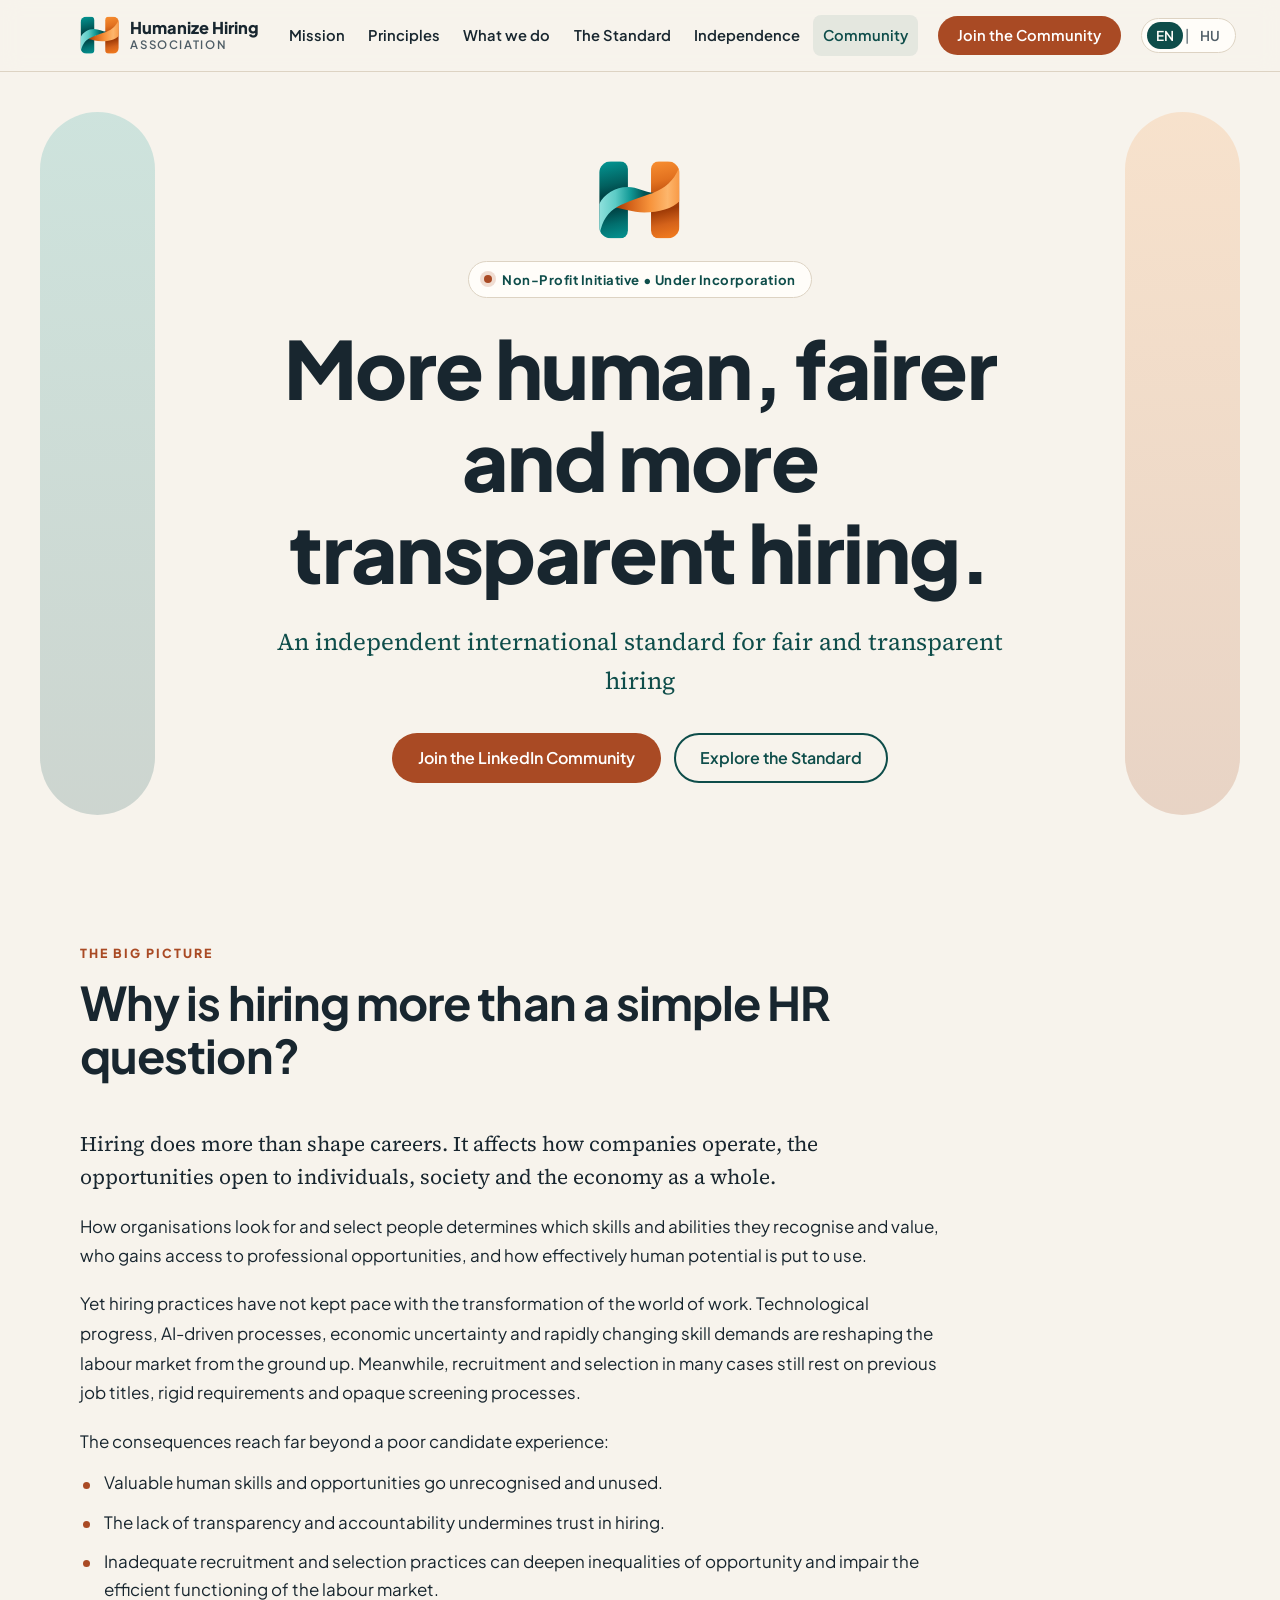
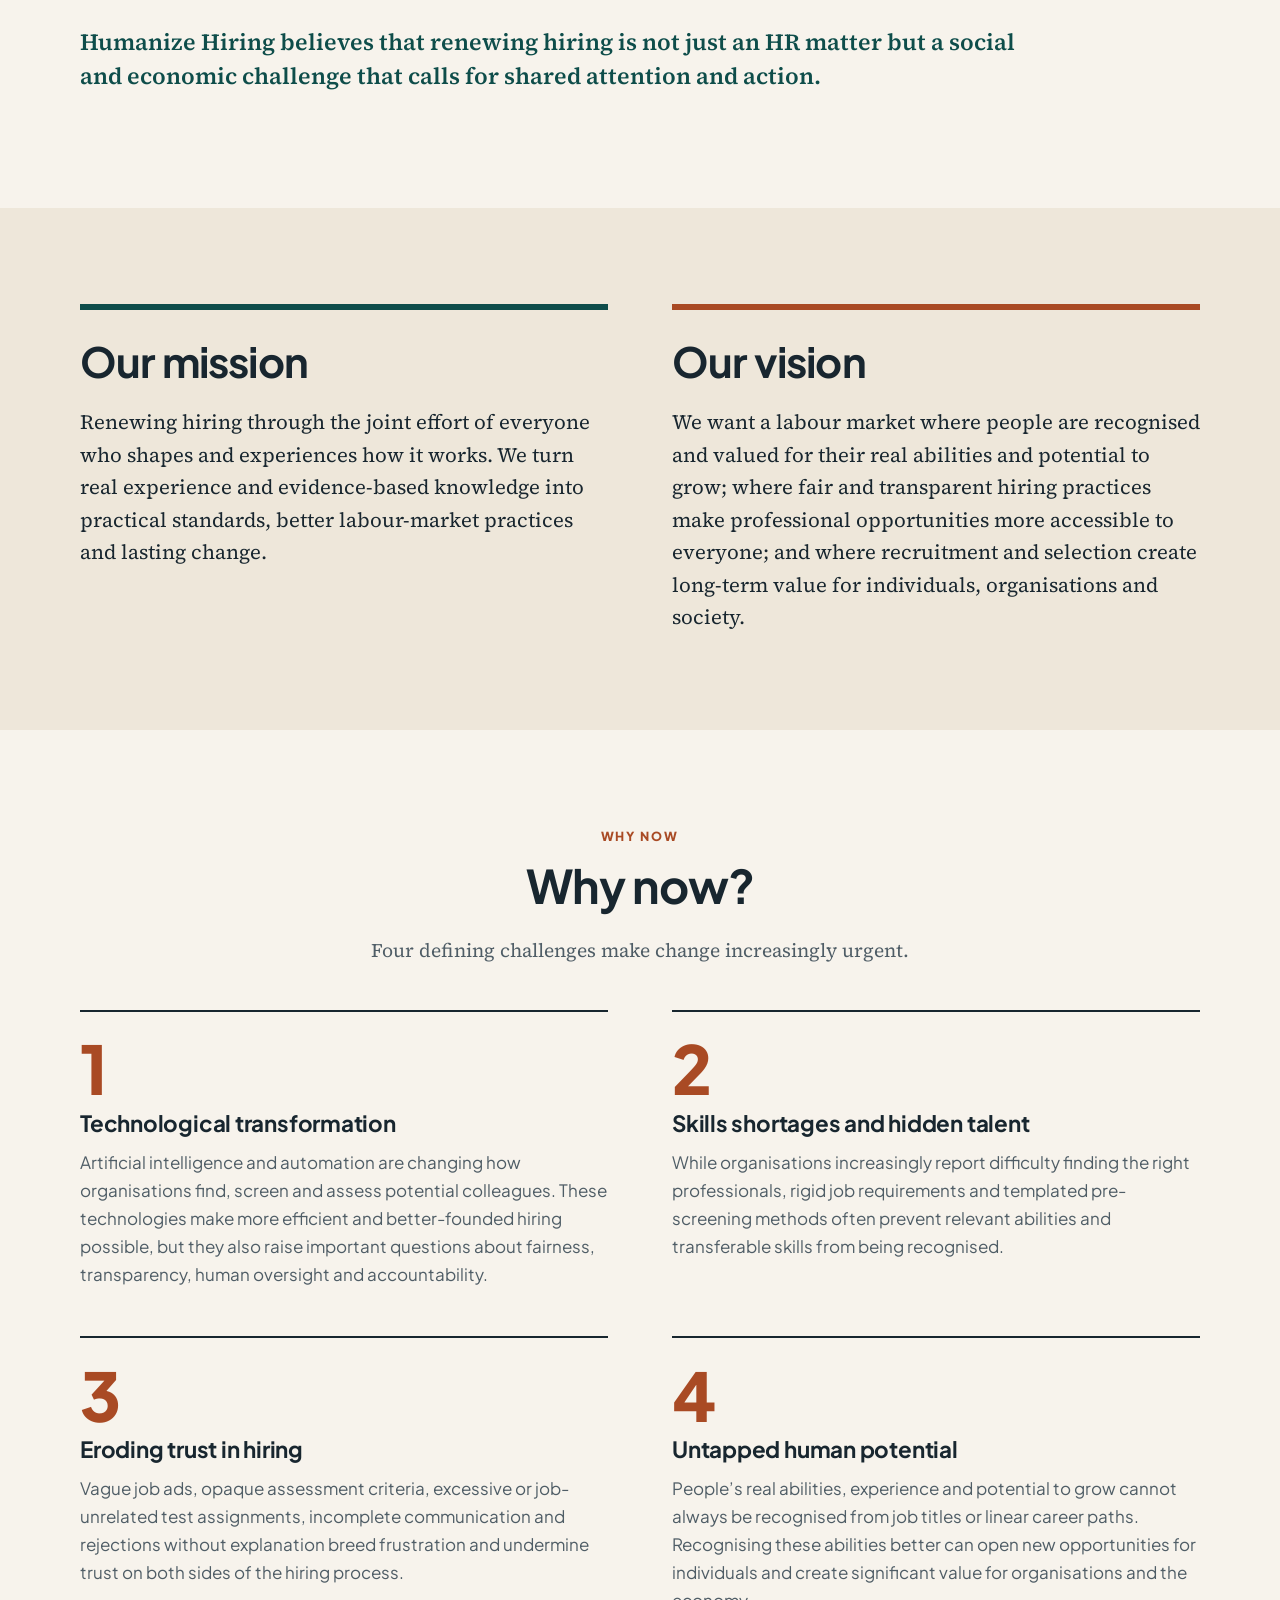
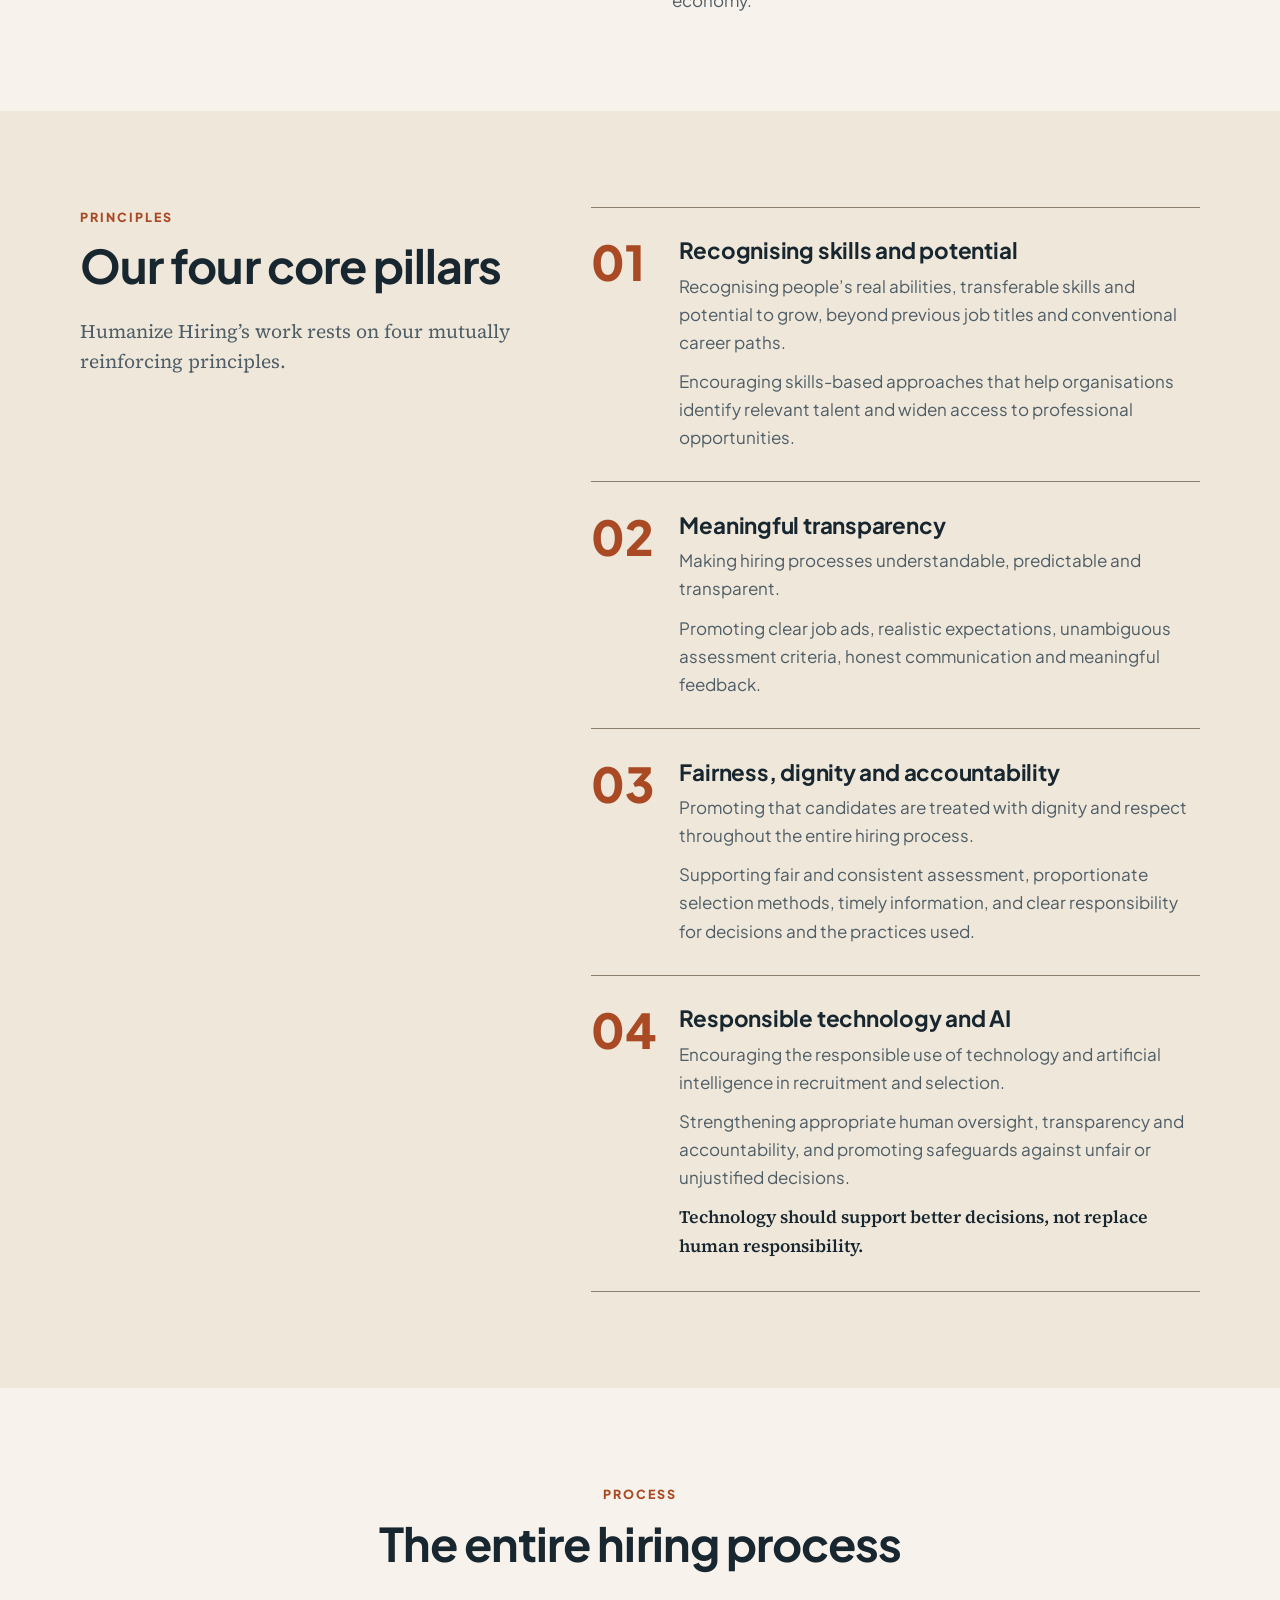
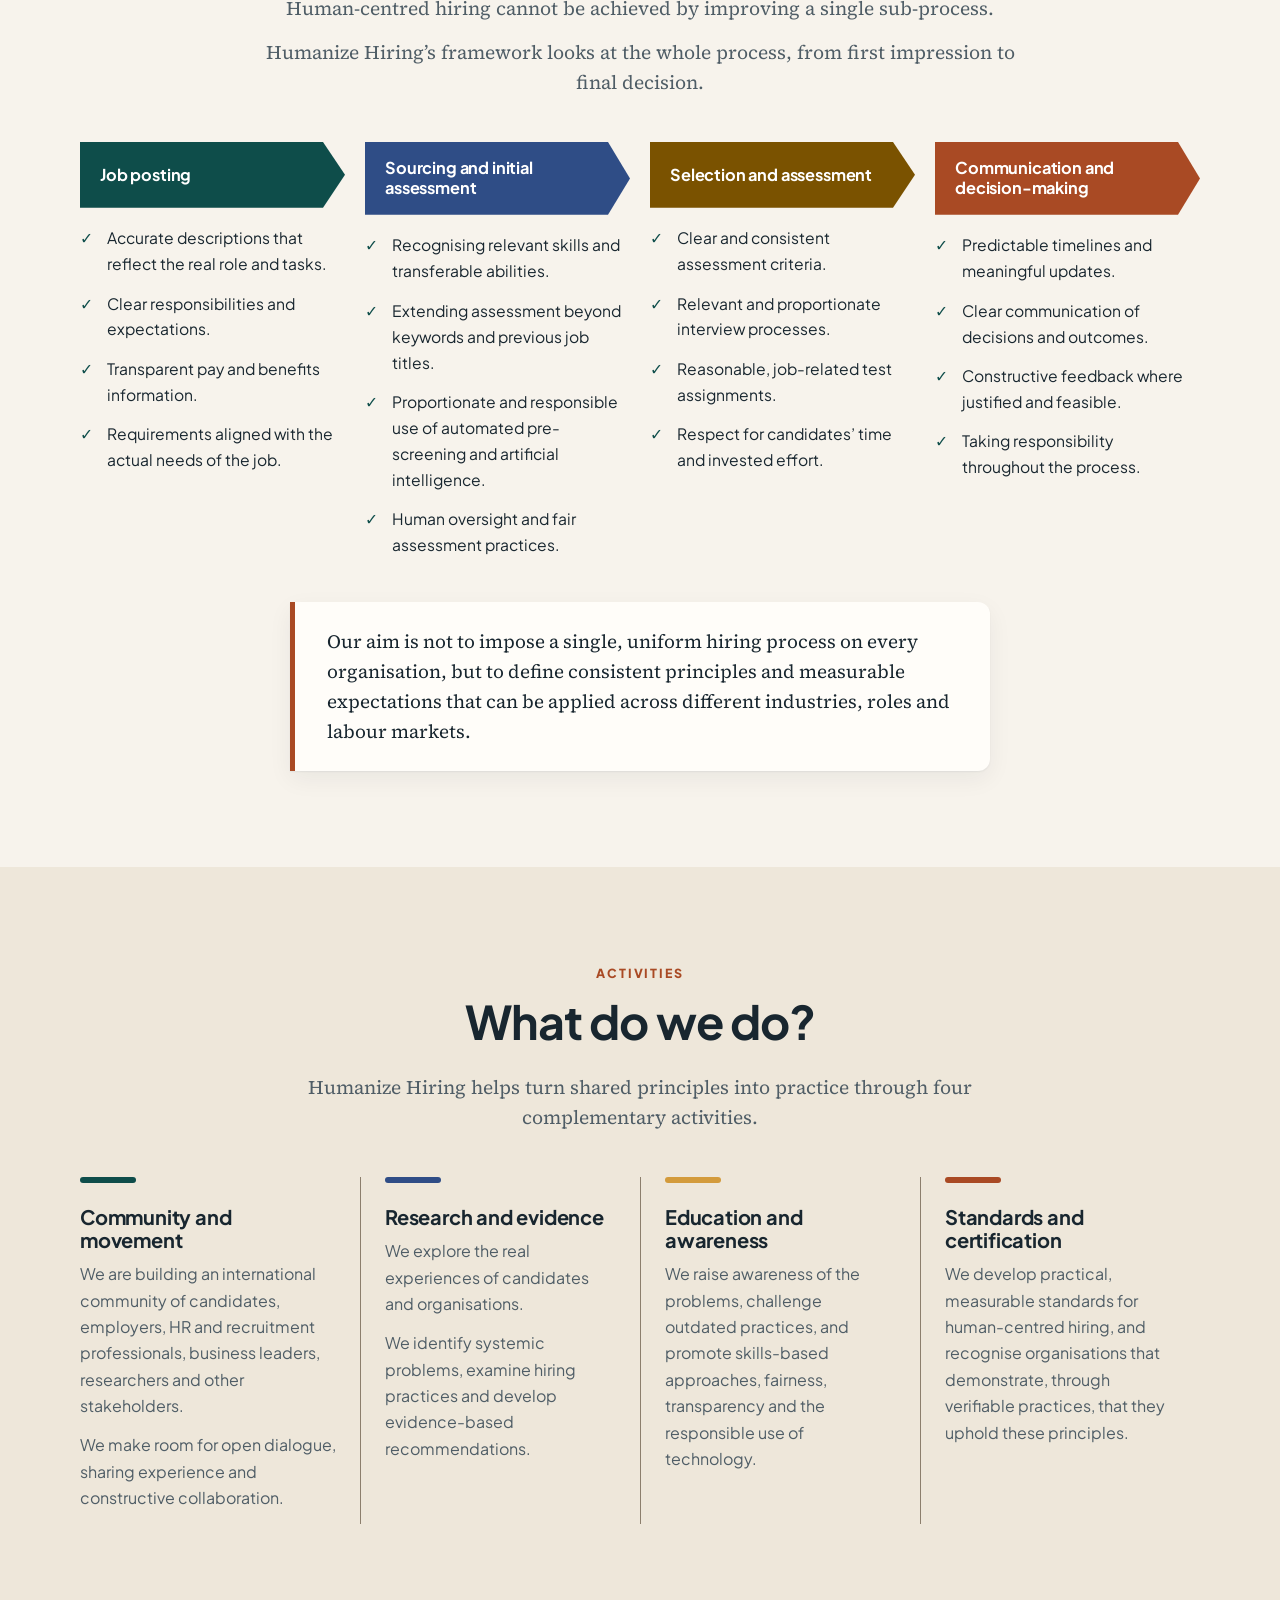
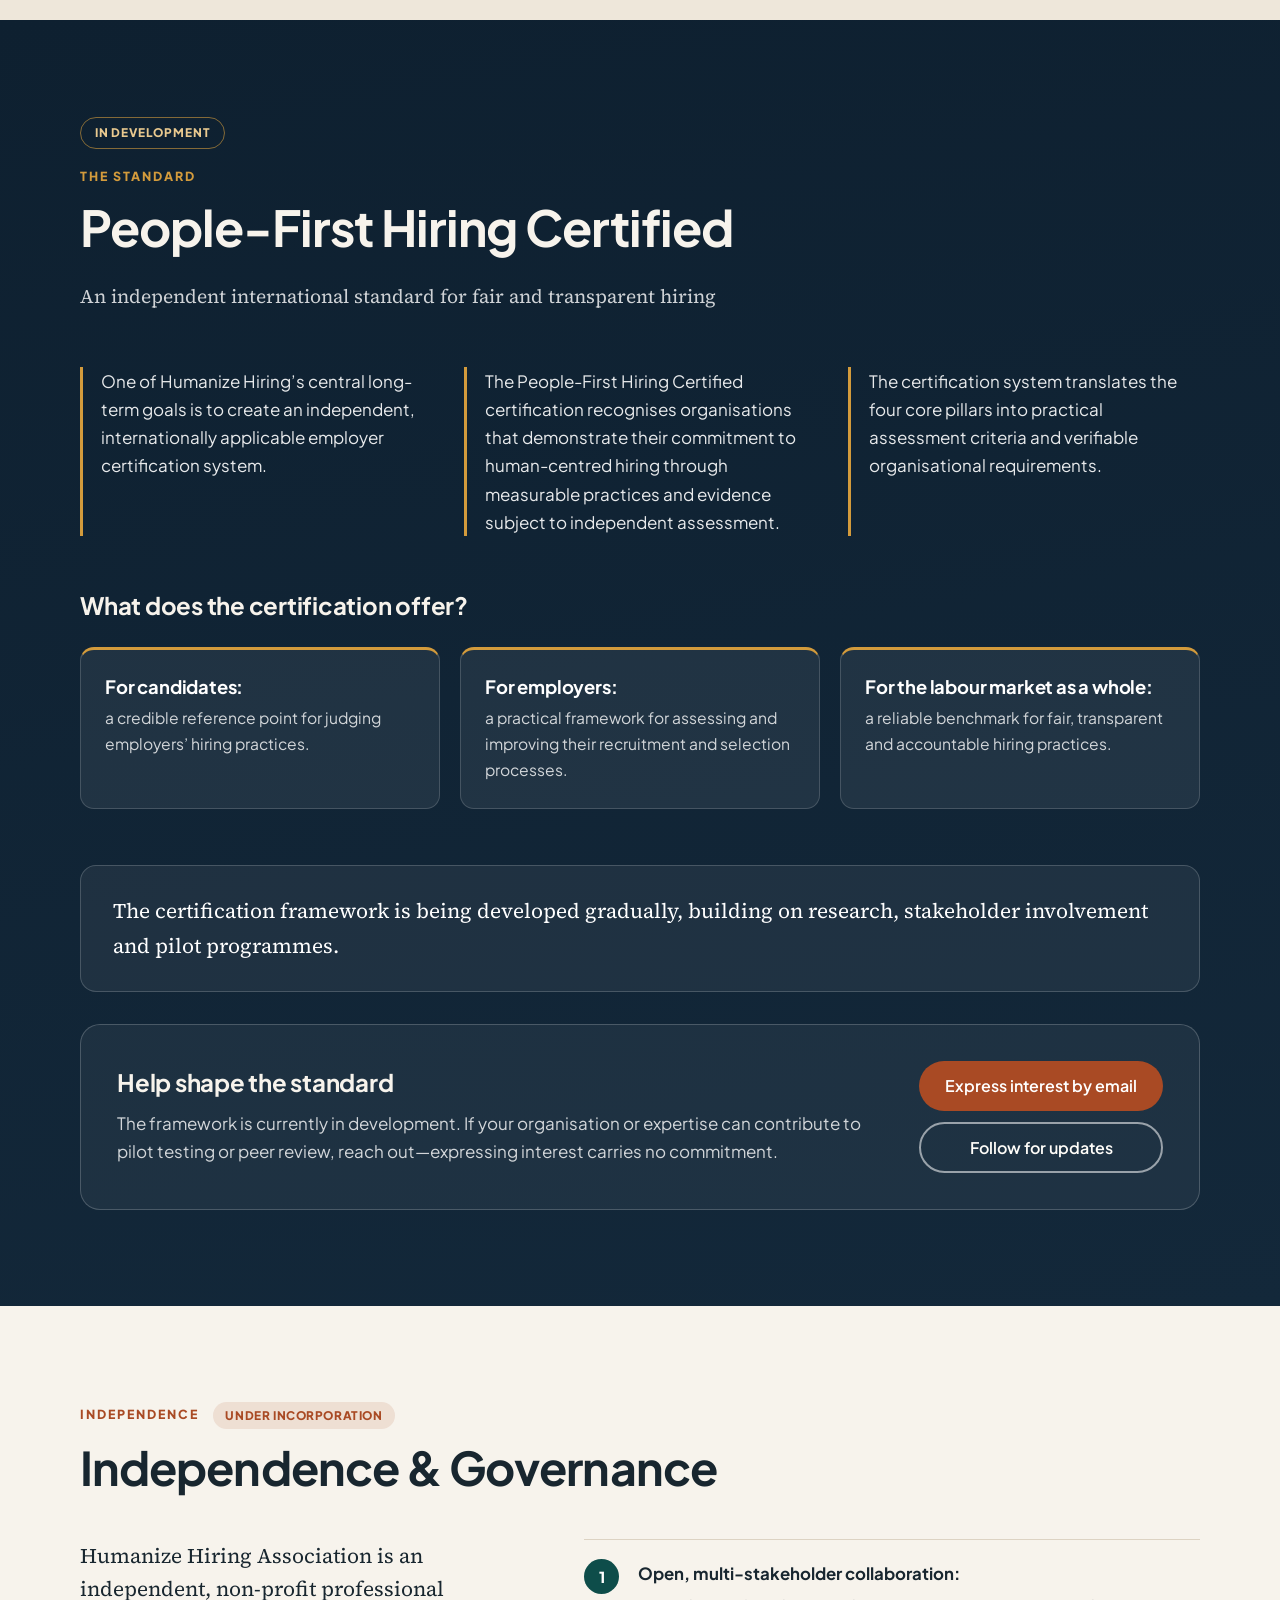
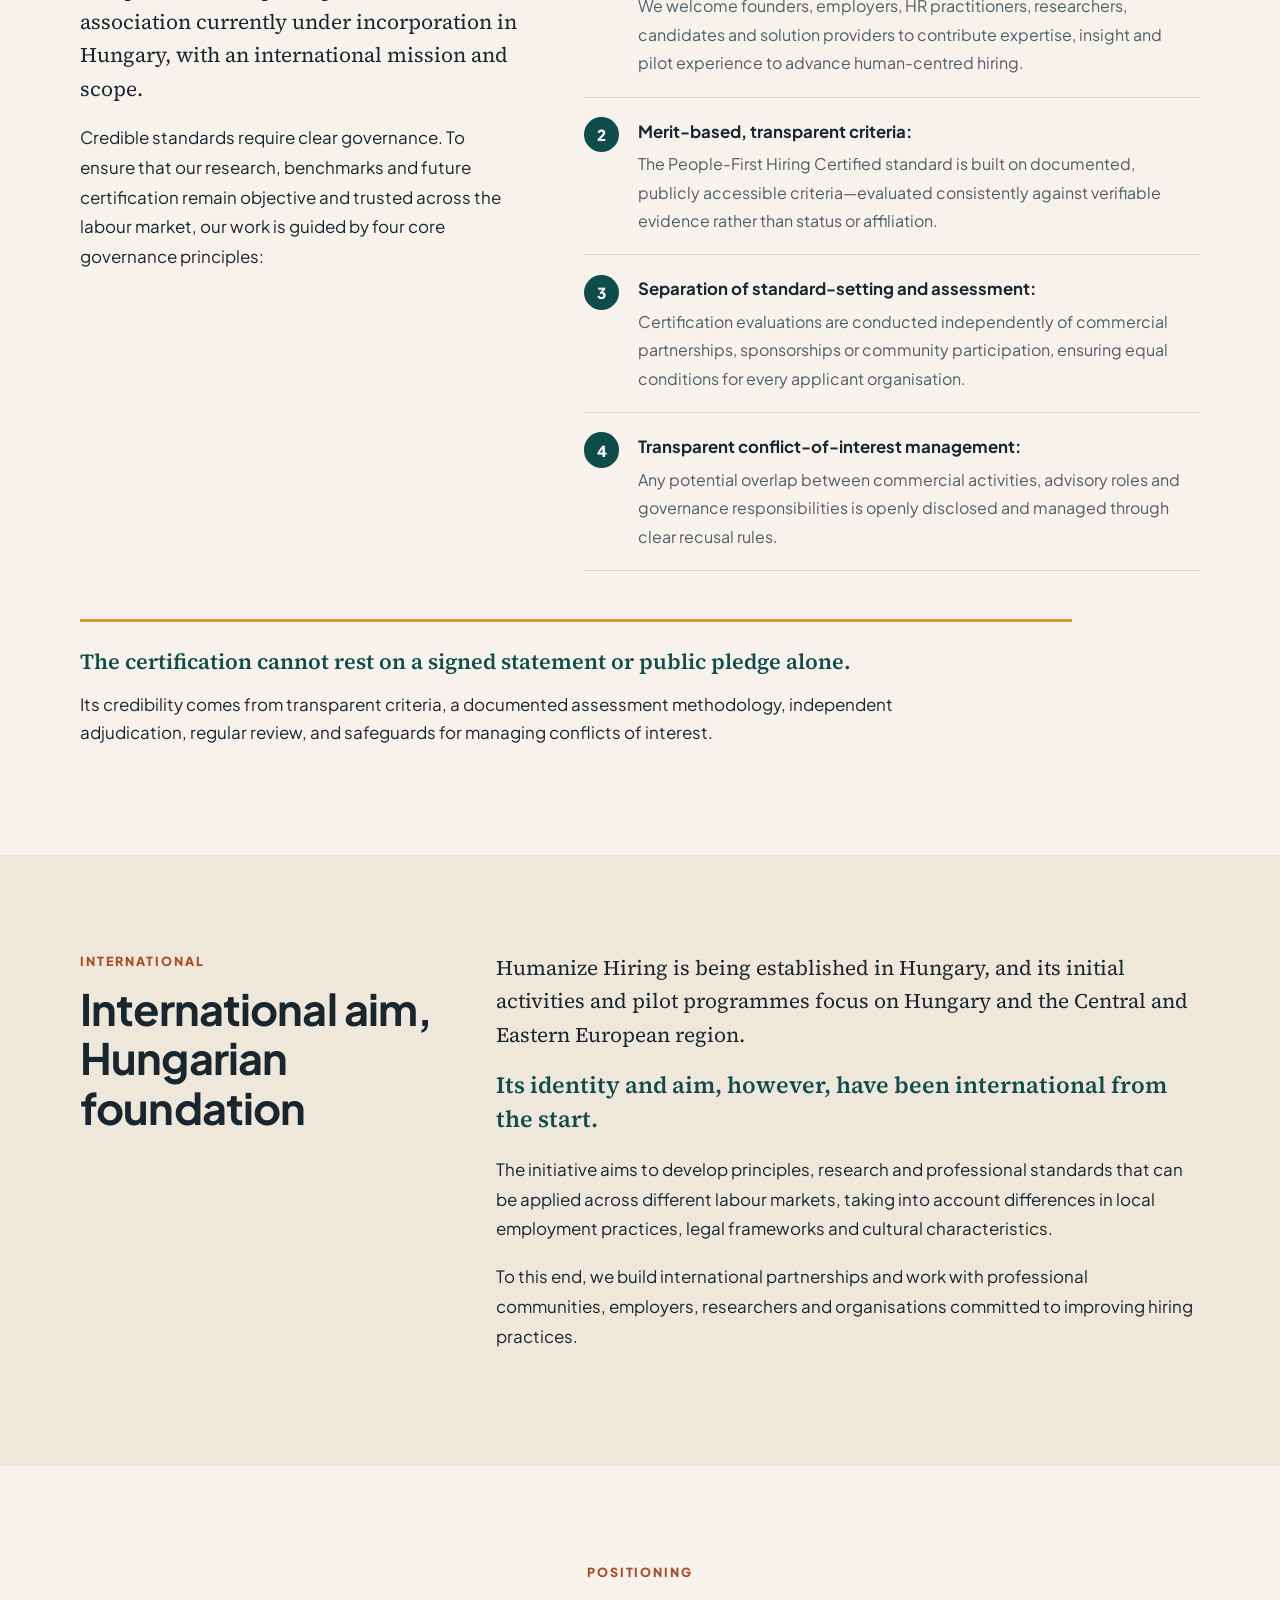
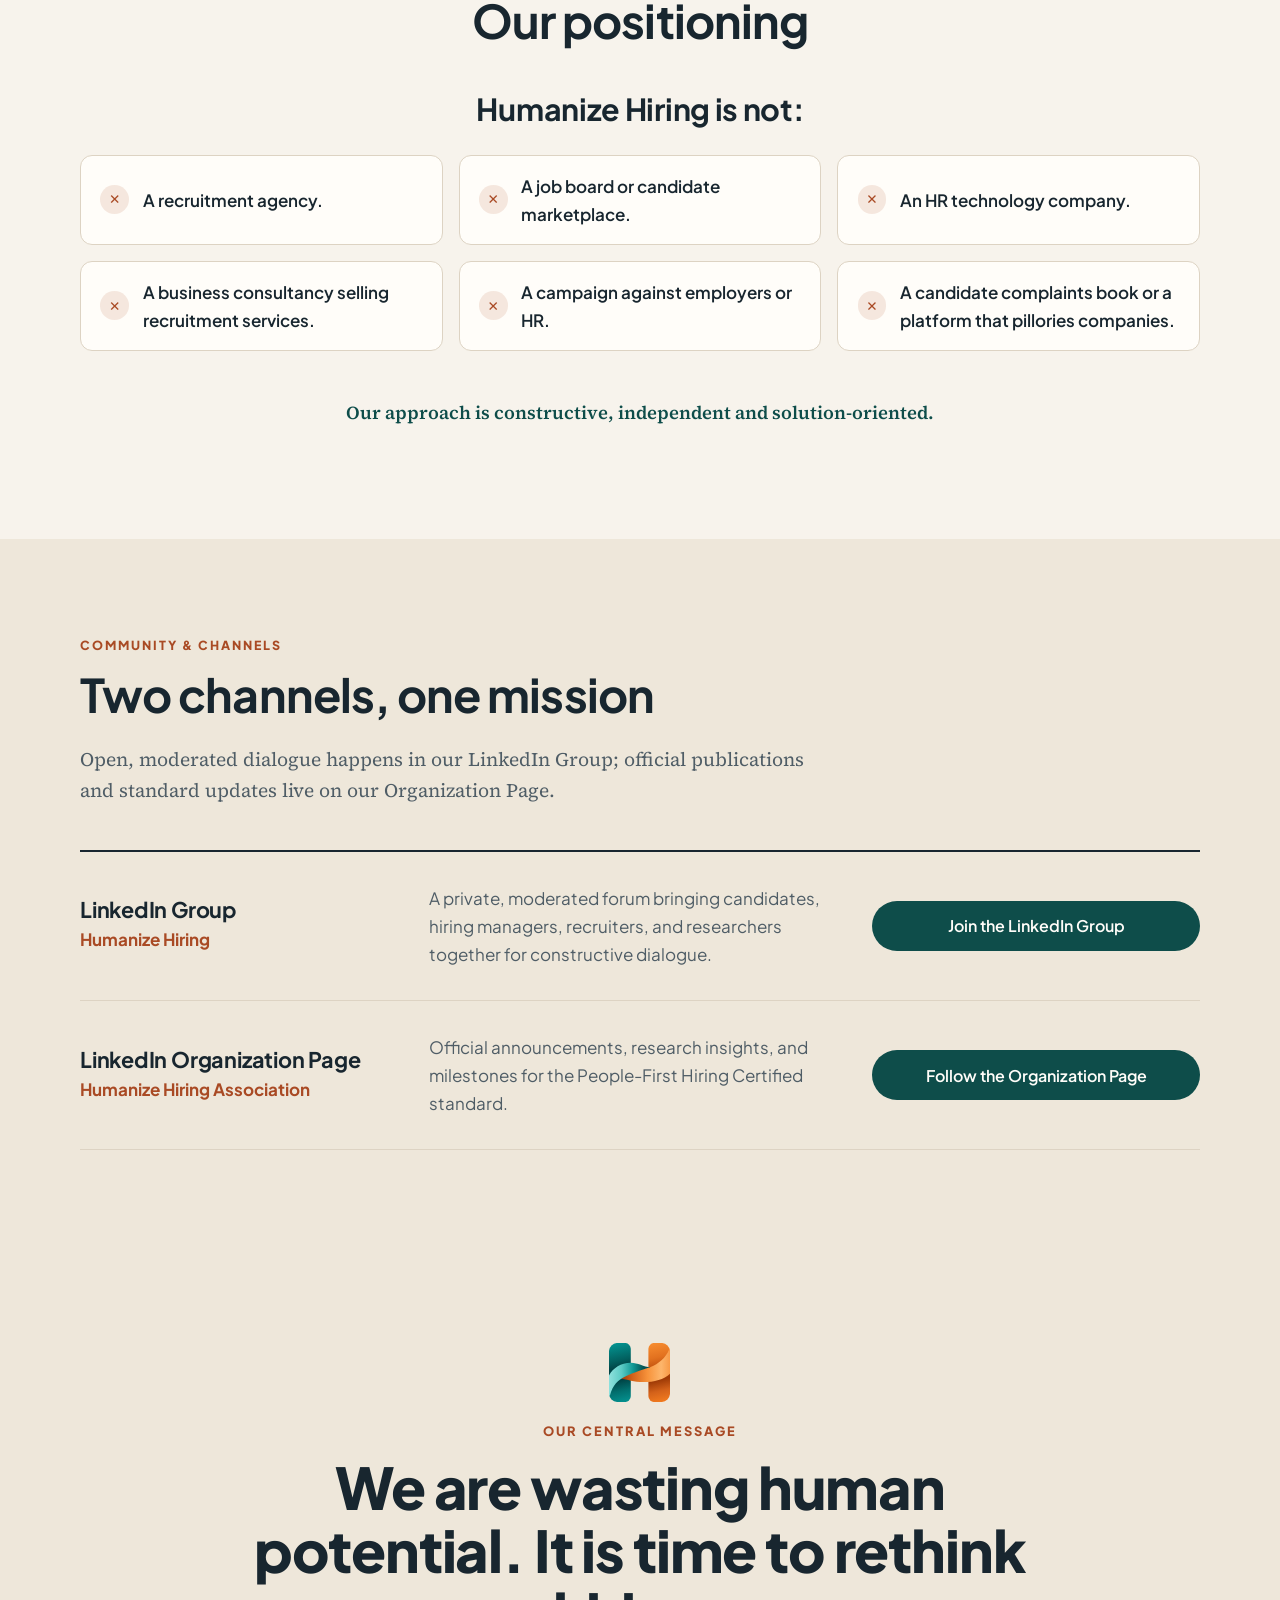
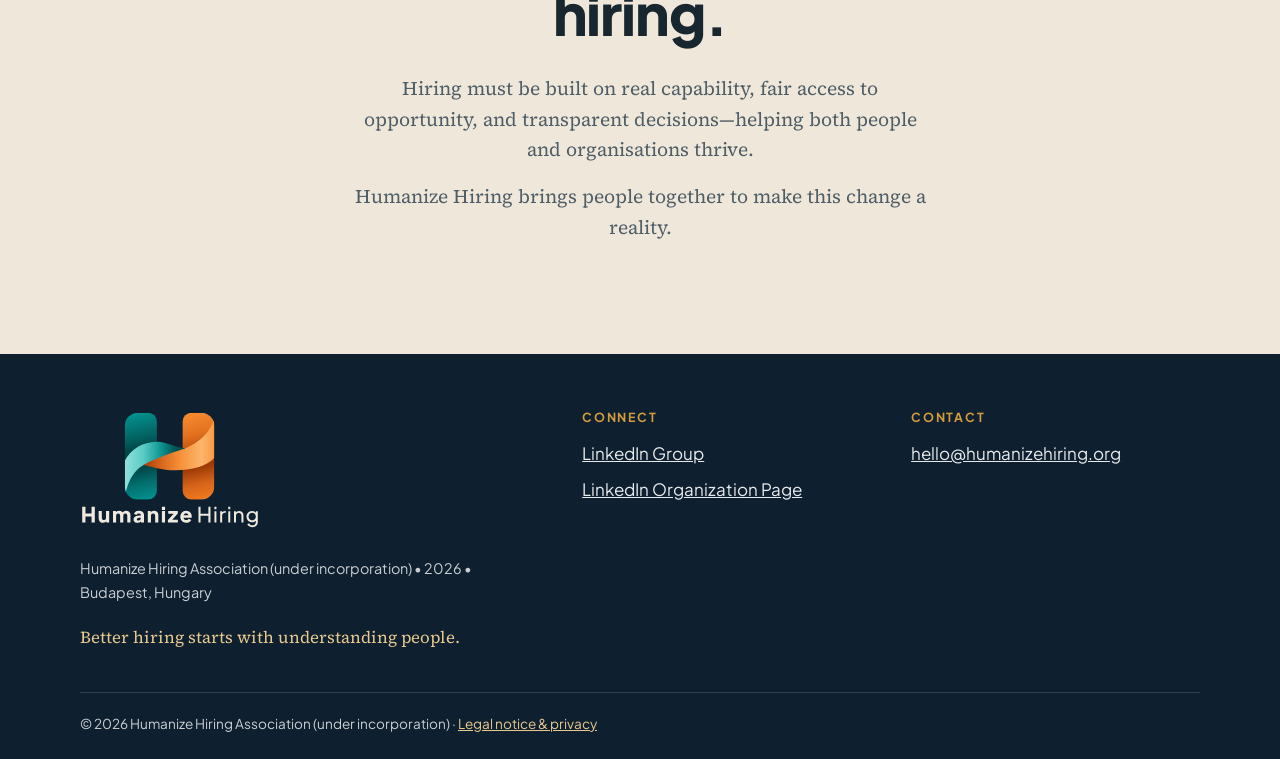
<file: index.html>
<!DOCTYPE html>
<html lang="en">
<head>
  <meta charset="utf-8">
  <meta name="viewport" content="width=device-width, initial-scale=1">
  <title>Humanize Hiring Association — More human, fairer and more transparent hiring.</title>
  <meta name="description" content="Humanize Hiring Association (under incorporation) is an independent, non-profit international initiative developing the People-First Hiring Certified standard for fair and transparent recruitment.">
  <meta name="theme-color" content="#F7F3EC">
  <link rel="icon" href="favicon.svg" type="image/svg+xml">

  <meta property="og:type" content="website">
  <meta property="og:site_name" content="Humanize Hiring Association">
  <meta property="og:title" content="Humanize Hiring Association — More human, fairer and more transparent hiring.">
  <meta property="og:description" content="The independent standard for fair and transparent recruitment. Non-profit initiative, under incorporation. Budapest, Hungary.">
  <meta property="og:locale" content="en_US">
  <meta property="og:locale:alternate" content="hu_HU">
  <meta name="twitter:card" content="summary">
  <meta name="twitter:title" content="Humanize Hiring Association — More human, fairer and more transparent hiring.">
  <meta name="twitter:description" content="The independent standard for fair and transparent recruitment. Non-profit initiative, under incorporation. Budapest, Hungary.">

  <link rel="stylesheet" href="styles.css">
  <script>document.documentElement.classList.add('js');</script>
</head>
<body>

  <a class="skip-link" href="#main" data-i18n="a11y.skip">Skip to content</a>

  <header class="site-header" id="top">
    <div class="container header-inner">
      <a class="brand" href="#top" aria-label="Humanize Hiring Association">
        <img class="brand-mark" src="assets/hha-mark.svg" alt="" width="40" height="39">
        <span class="brand-name">Humanize Hiring <span>Association</span></span>
      </a>

      <nav id="site-nav" class="site-nav" aria-label="Main navigation" data-i18n-attr="aria-label:nav.aria">
        <ul>
          <li><a href="#mission" data-i18n="nav.mission">Mission</a></li><li><a href="#principles" data-i18n="nav.principles">Principles</a></li><li><a href="#what" data-i18n="nav.what">What we do</a></li><li><a href="#standard" data-i18n="nav.standard">The Standard</a></li><li><a href="#independence" data-i18n="nav.indep">Independence</a></li><li><a href="#community" data-i18n="nav.community">Community</a></li>
        </ul>
        <a class="btn btn-accent btn-sm nav-cta" href="https://www.linkedin.com/groups/40628142/" target="_blank" rel="noopener noreferrer" data-i18n="nav.join">Join the Community</a>
      </nav>

      <div class="header-tools">
        <div class="lang-switch" role="group" aria-label="Language" data-i18n-attr="aria-label:lang.aria">
          <button type="button" data-lang="en" aria-pressed="true" lang="en">EN</button>
          <span aria-hidden="true">|</span>
          <button type="button" data-lang="hu" aria-pressed="false" lang="hu">HU</button>
        </div>
        <button class="menu-toggle" type="button" aria-expanded="false" aria-controls="site-nav" aria-label="Open menu" data-i18n-attr="aria-label:nav.open">
          <span class="bars" aria-hidden="true"></span>
        </button>
      </div>
    </div>
  </header>

  <main id="main">

    <!-- HERO -->
    <section class="hero" aria-labelledby="hero-title">
      <span class="stem stem-l" aria-hidden="true"></span>
      <span class="stem stem-r" aria-hidden="true"></span>
      <div class="container hero-inner">
        <img class="hero-mark reveal" src="assets/hha-mark.svg" alt="" width="84" height="81">
        <p class="badge reveal"><span class="dot" aria-hidden="true"></span><span data-i18n="hero.badge">Non-Profit Initiative • Under Incorporation</span></p>
        <h1 id="hero-title" class="reveal" data-i18n="hero.title">More human, fairer and more transparent hiring.</h1>
        <p class="hero-sub reveal" data-i18n="hero.sub">An independent international standard for fair and transparent hiring</p>
        <div class="cta-row reveal">
          <a class="btn btn-accent" href="https://www.linkedin.com/groups/40628142/" target="_blank" rel="noopener noreferrer" data-i18n="hero.cta1">Join the LinkedIn Community</a>
          <a class="btn btn-outline" href="#standard" data-i18n="hero.cta2">Explore the Standard</a>
        </div>
      </div>
    </section>

    <!-- 1. THE BIG PICTURE -->
    <section id="mission" data-nav="mission" class="section" aria-labelledby="s1-title">
      <div class="container">
        <header class="section-head reveal">
          <p class="eyebrow" data-i18n="s1.eyebrow">The big picture</p>
          <h2 id="s1-title" data-i18n="s1.title">Why is hiring more than a simple HR question?</h2>
        </header>
        <div class="prose prose-wide reveal">
          <p data-i18n="s1.p1">Hiring does more than shape careers. It affects how companies operate, the opportunities open to individuals, society and the economy as a whole.</p>
          <p data-i18n="s1.p2">How organisations look for and select people determines which skills and abilities they recognise and value, who gains access to professional opportunities, and how effectively human potential is put to use.</p>
          <p data-i18n="s1.p3">Yet hiring practices have not kept pace with the transformation of the world of work. Technological progress, AI-driven processes, economic uncertainty and rapidly changing skill demands are reshaping the labour market from the ground up. Meanwhile, recruitment and selection in many cases still rest on previous job titles, rigid requirements and opaque screening processes.</p>
          <p class="lead-in" data-i18n="s1.lead">The consequences reach far beyond a poor candidate experience:</p>
          <ul class="bullets">
            <li data-i18n="s1.b1">Valuable human skills and opportunities go unrecognised and unused.</li><li data-i18n="s1.b4">The lack of transparency and accountability undermines trust in hiring.</li><li data-i18n="s1.b5">Inadequate recruitment and selection practices can deepen inequalities of opportunity and impair the efficient functioning of the labour market.</li>
          </ul>
          <p class="emph" data-i18n="s1.p4">Humanize Hiring believes that renewing hiring is not just an HR matter but a social and economic challenge that calls for shared attention and action.</p>
        </div>
      </div>
    </section>

    <!-- 2-3. MISSION & VISION -->
    <section class="section section-alt" data-nav="mission" aria-label="Mission &amp; vision" data-i18n-attr="aria-label:ui.mv">
      <div class="container vm">
        <article class="vm-item reveal">
          <h2 data-i18n="s2.title">Our mission</h2>
          <p data-i18n="s2.text">Renewing hiring through the joint effort of everyone who shapes and experiences how it works. We turn real experience and evidence-based knowledge into practical standards, better labour-market practices and lasting change.</p>
        </article>
        <article class="vm-item vision reveal">
          <h2 data-i18n="s3.title">Our vision</h2>
          <p data-i18n="s3.text">We want a labour market where people are recognised and valued for their real abilities and potential to grow; where fair and transparent hiring practices make professional opportunities more accessible to everyone; and where recruitment and selection create long-term value for individuals, organisations and society.</p>
        </article>
      </div>
    </section>

    <!-- 4. WHY NOW -->
    <section id="why-now" data-nav="mission" class="section" aria-labelledby="s4-title">
      <div class="container">
        <header class="section-head center reveal">
          <p class="eyebrow" data-i18n="ui.why">Why now</p>
          <h2 id="s4-title" data-i18n="s4.title">Why now?</h2>
          <p class="lead" data-i18n="s4.lead">Four defining challenges make change increasingly urgent.</p>
        </header>
        <div class="why-grid">
          <article class="why-item reveal"><span class="why-num" aria-hidden="true">1</span><h3 data-i18n="s4.1.t">Technological transformation</h3><p data-i18n="s4.1.d">Artificial intelligence and automation are changing how organisations find, screen and assess potential colleagues. These technologies make more efficient and better-founded hiring possible, but they also raise important questions about fairness, transparency, human oversight and accountability.</p></article><article class="why-item reveal"><span class="why-num" aria-hidden="true">2</span><h3 data-i18n="s4.2.t">Skills shortages and hidden talent</h3><p data-i18n="s4.2.d">While organisations increasingly report difficulty finding the right professionals, rigid job requirements and templated pre-screening methods often prevent relevant abilities and transferable skills from being recognised.</p></article><article class="why-item reveal"><span class="why-num" aria-hidden="true">3</span><h3 data-i18n="s4.3.t">Eroding trust in hiring</h3><p data-i18n="s4.3.d">Vague job ads, opaque assessment criteria, excessive or job-unrelated test assignments, incomplete communication and rejections without explanation breed frustration and undermine trust on both sides of the hiring process.</p></article><article class="why-item reveal"><span class="why-num" aria-hidden="true">4</span><h3 data-i18n="s4.4.t">Untapped human potential</h3><p data-i18n="s4.4.d">People’s real abilities, experience and potential to grow cannot always be recognised from job titles or linear career paths. Recognising these abilities better can open new opportunities for individuals and create significant value for organisations and the economy.</p></article>
        </div>
      </div>
    </section>

    <!-- 5. FOUR CORE PILLARS -->
    <section id="principles" data-nav="principles" class="section section-alt" aria-labelledby="s5-title">
      <div class="container principles-grid">
        <header class="principles-head reveal">
          <p class="eyebrow" data-i18n="ui.pillars">Principles</p>
          <h2 id="s5-title" data-i18n="s5.title">Our four core pillars</h2>
          <p class="lead" data-i18n="s5.lead">Humanize Hiring’s work rests on four mutually reinforcing principles.</p>
        </header>
        <ol class="p-list">
          <li class="p-item reveal">
            <span class="p-num" aria-hidden="true">01</span>
            <div>
              <h3 data-i18n="s5.1.t">Recognising skills and potential</h3>
              <p data-i18n="s5.1.a">Recognising people’s real abilities, transferable skills and potential to grow, beyond previous job titles and conventional career paths.</p><p data-i18n="s5.1.b">Encouraging skills-based approaches that help organisations identify relevant talent and widen access to professional opportunities.</p>
            </div>
          </li>
          <li class="p-item reveal">
            <span class="p-num" aria-hidden="true">02</span>
            <div>
              <h3 data-i18n="s5.2.t">Meaningful transparency</h3>
              <p data-i18n="s5.2.a">Making hiring processes understandable, predictable and transparent.</p><p data-i18n="s5.2.b">Promoting clear job ads, realistic expectations, unambiguous assessment criteria, honest communication and meaningful feedback.</p>
            </div>
          </li>
          <li class="p-item reveal">
            <span class="p-num" aria-hidden="true">03</span>
            <div>
              <h3 data-i18n="s5.3.t">Fairness, dignity and accountability</h3>
              <p data-i18n="s5.3.a">Promoting that candidates are treated with dignity and respect throughout the entire hiring process.</p><p data-i18n="s5.3.b">Supporting fair and consistent assessment, proportionate selection methods, timely information, and clear responsibility for decisions and the practices used.</p>
            </div>
          </li>
          <li class="p-item reveal">
            <span class="p-num" aria-hidden="true">04</span>
            <div>
              <h3 data-i18n="s5.4.t">Responsible technology and AI</h3>
              <p data-i18n="s5.4.a">Encouraging the responsible use of technology and artificial intelligence in recruitment and selection.</p><p data-i18n="s5.4.b">Strengthening appropriate human oversight, transparency and accountability, and promoting safeguards against unfair or unjustified decisions.</p><p class="p-closing" data-i18n="s5.4.c">Technology should support better decisions, not replace human responsibility.</p>
            </div>
          </li>
        </ol>
      </div>
    </section>

    <!-- 6. THE ENTIRE HIRING PROCESS -->
    <section id="process" data-nav="principles" class="section" aria-labelledby="s6-title">
      <div class="container">
        <header class="section-head center reveal">
          <p class="eyebrow" data-i18n="ui.process">Process</p>
          <h2 id="s6-title" data-i18n="s6.title">The entire hiring process</h2>
          <p class="lead" data-i18n="s6.p1">Human-centred hiring cannot be achieved by improving a single sub-process.</p>
          <p class="lead" data-i18n="s6.p2">Humanize Hiring’s framework looks at the whole process, from first impression to final decision.</p>
        </header>
        <ol class="stages">
          <li class="stage stage-1 reveal">
            <h3 class="stage-head" data-i18n="s6.1.t">Job posting</h3>
            <ul class="checks"><li data-i18n="s6.1.1">Accurate descriptions that reflect the real role and tasks.</li><li data-i18n="s6.1.2">Clear responsibilities and expectations.</li><li data-i18n="s6.1.3">Transparent pay and benefits information.</li><li data-i18n="s6.1.4">Requirements aligned with the actual needs of the job.</li></ul>
          </li><li class="stage stage-2 reveal">
            <h3 class="stage-head" data-i18n="s6.2.t">Sourcing and initial assessment</h3>
            <ul class="checks"><li data-i18n="s6.2.1">Recognising relevant skills and transferable abilities.</li><li data-i18n="s6.2.2">Extending assessment beyond keywords and previous job titles.</li><li data-i18n="s6.2.3">Proportionate and responsible use of automated pre-screening and artificial intelligence.</li><li data-i18n="s6.2.4">Human oversight and fair assessment practices.</li></ul>
          </li><li class="stage stage-3 reveal">
            <h3 class="stage-head" data-i18n="s6.3.t">Selection and assessment</h3>
            <ul class="checks"><li data-i18n="s6.3.1">Clear and consistent assessment criteria.</li><li data-i18n="s6.3.2">Relevant and proportionate interview processes.</li><li data-i18n="s6.3.3">Reasonable, job-related test assignments.</li><li data-i18n="s6.3.4">Respect for candidates’ time and invested effort.</li></ul>
          </li><li class="stage stage-4 reveal">
            <h3 class="stage-head" data-i18n="s6.4.t">Communication and decision-making</h3>
            <ul class="checks"><li data-i18n="s6.4.1">Predictable timelines and meaningful updates.</li><li data-i18n="s6.4.2">Clear communication of decisions and outcomes.</li><li data-i18n="s6.4.3">Constructive feedback where justified and feasible.</li><li data-i18n="s6.4.4">Taking responsibility throughout the process.</li></ul>
          </li>
        </ol>
        <p class="callout reveal" data-i18n="s6.p3">Our aim is not to impose a single, uniform hiring process on every organisation, but to define consistent principles and measurable expectations that can be applied across different industries, roles and labour markets.</p>
      </div>
    </section>

    <!-- 7. WHAT WE DO -->
    <section id="what" data-nav="what" class="section section-alt" aria-labelledby="s7-title">
      <div class="container">
        <header class="section-head center reveal">
          <p class="eyebrow" data-i18n="ui.activities">Activities</p>
          <h2 id="s7-title" data-i18n="s7.title">What do we do?</h2>
          <p class="lead" data-i18n="s7.lead">Humanize Hiring helps turn shared principles into practice through four complementary activities.</p>
        </header>
        <div class="doing">
          <article class="doing-item doing-1 reveal"><h3 data-i18n="s7.1.t">Community and movement</h3><p data-i18n="s7.1.a">We are building an international community of candidates, employers, HR and recruitment professionals, business leaders, researchers and other stakeholders.</p><p data-i18n="s7.1.b">We make room for open dialogue, sharing experience and constructive collaboration.</p></article><article class="doing-item doing-2 reveal"><h3 data-i18n="s7.2.t">Research and evidence</h3><p data-i18n="s7.2.a">We explore the real experiences of candidates and organisations.</p><p data-i18n="s7.2.b">We identify systemic problems, examine hiring practices and develop evidence-based recommendations.</p></article><article class="doing-item doing-3 reveal"><h3 data-i18n="s7.3.t">Education and awareness</h3><p data-i18n="s7.3.a">We raise awareness of the problems, challenge outdated practices, and promote skills-based approaches, fairness, transparency and the responsible use of technology.</p></article><article class="doing-item doing-4 reveal"><h3 data-i18n="s7.4.t">Standards and certification</h3><p data-i18n="s7.4.a">We develop practical, measurable standards for human-centred hiring, and recognise organisations that demonstrate, through verifiable practices, that they uphold these principles.</p></article>
        </div>
      </div>
    </section>

    <!-- 8. PEOPLE-FIRST HIRING CERTIFIED -->
    <section id="standard" data-nav="standard" class="section section-dark" aria-labelledby="standard-title">
      <div class="container">
        <div class="std-top reveal">
          <p class="seal-tag" data-i18n="std.tag">In development</p>
          <p class="eyebrow" data-i18n="ui.standard">The Standard</p>
          <h2 id="standard-title" data-i18n="s8.title">People-First Hiring Certified</h2>
          <p class="lead" data-i18n="s8.sub">An independent international standard for fair and transparent hiring</p>
        </div>

        <div class="std-paras reveal">
          <p data-i18n="s8.p1">One of Humanize Hiring’s central long-term goals is to create an independent, internationally applicable employer certification system.</p><p data-i18n="s8.p2">The People-First Hiring Certified certification recognises organisations that demonstrate their commitment to human-centred hiring through measurable practices and evidence subject to independent assessment.</p><p data-i18n="s8.p3">The certification system translates the four core pillars into practical assessment criteria and verifiable organisational requirements.</p>
        </div>

        <h3 class="offer-title reveal" data-i18n="s8.offer">What does the certification offer?</h3>
        <ul class="offer-grid">
          <li class="reveal"><h3 data-i18n="s8.o1.t">For candidates:</h3><p data-i18n="s8.o1.d">a credible reference point for judging employers’ hiring practices.</p></li>
          <li class="reveal"><h3 data-i18n="s8.o2.t">For employers:</h3><p data-i18n="s8.o2.d">a practical framework for assessing and improving their recruitment and selection processes.</p></li>
          <li class="reveal"><h3 data-i18n="s8.o3.t">For the labour market as a whole:</h3><p data-i18n="s8.o3.d">a reliable benchmark for fair, transparent and accountable hiring practices.</p></li>
        </ul>

        <div class="note-block reveal">
          <p data-i18n="s8.n3">The certification framework is being developed gradually, building on research, stakeholder involvement and pilot programmes.</p>
        </div>

        <div class="interest reveal" id="interest">
          <div class="interest-text">
            <h3 data-i18n="int.title">Help shape the standard</h3>
            <p data-i18n="int.text">The framework is currently in development. If your organisation or expertise can contribute to pilot testing or peer review, reach out—expressing interest carries no commitment.</p>
          </div>
          <div class="interest-actions">
            <a class="btn btn-accent" id="interest-mail" href="mailto:hello@humanizehiring.org" data-i18n="int.cta1">Express interest by email</a>
            <a class="btn btn-ghost" href="https://www.linkedin.com/company/145454016/" target="_blank" rel="noopener noreferrer" data-i18n="int.cta2">Follow for updates</a>
          </div>
        </div>
      </div>
    </section>

    <!-- 9. INDEPENDENCE AND GOVERNANCE -->
    <section id="independence" data-nav="independence" class="section" aria-labelledby="s9-title">
      <div class="container">
        <header class="section-head reveal">
          <p class="eyebrow"><span data-i18n="ui.indep">Independence</span> <span class="status-pill" data-i18n="status.pill">Under incorporation</span></p>
          <h2 id="s9-title" data-i18n="s9.title">Independence &amp; Governance</h2>
        </header>
        <div class="indep-grid">
          <div class="prose reveal">
            <p data-i18n="s9.p1">Humanize Hiring Association is an independent, non-profit professional association currently under incorporation in Hungary, with an international mission and scope.</p>
            <p data-i18n="s9.p2">Credible standards require clear governance. To ensure that our research, benchmarks and future certification remain objective and trusted across the labour market, our work is guided by four core governance principles:</p>
          </div>
          <ul class="guard reveal">
            <li><strong data-i18n="s9.1.t">Open, multi-stakeholder collaboration:</strong><span data-i18n="s9.1.d">We welcome founders, employers, HR practitioners, researchers, candidates and solution providers to contribute expertise, insight and pilot experience to advance human-centred hiring.</span></li><li><strong data-i18n="s9.2.t">Merit-based, transparent criteria:</strong><span data-i18n="s9.2.d">The People-First Hiring Certified standard is built on documented, publicly accessible criteria—evaluated consistently against verifiable evidence rather than status or affiliation.</span></li><li><strong data-i18n="s9.3.t">Separation of standard-setting and assessment:</strong><span data-i18n="s9.3.d">Certification evaluations are conducted independently of commercial partnerships, sponsorships or community participation, ensuring equal conditions for every applicant organisation.</span></li><li><strong data-i18n="s9.4.t">Transparent conflict-of-interest management:</strong><span data-i18n="s9.4.d">Any potential overlap between commercial activities, advisory roles and governance responsibilities is openly disclosed and managed through clear recusal rules.</span></li>
          </ul>
        </div>
        <div class="gov-note reveal">
          <p class="emph" data-i18n="s8.n1">The certification cannot rest on a signed statement or public pledge alone.</p><p data-i18n="s8.n2">Its credibility comes from transparent criteria, a documented assessment methodology, independent adjudication, regular review, and safeguards for managing conflicts of interest.</p>
        </div>
      </div>
    </section>

    <!-- 10. INTERNATIONAL AIM, HUNGARIAN FOUNDATION -->
    <section id="international" data-nav="independence" class="section section-alt" aria-labelledby="s10-title">
      <div class="container split">
        <header class="reveal">
          <p class="eyebrow" data-i18n="ui.intl">International</p>
          <h2 id="s10-title" data-i18n="s10.title">International aim, Hungarian foundation</h2>
        </header>
        <div class="prose reveal">
          <p data-i18n="s10.p1">Humanize Hiring is being established in Hungary, and its initial activities and pilot programmes focus on Hungary and the Central and Eastern European region.</p>
          <p class="emph" data-i18n="s10.p2">Its identity and aim, however, have been international from the start.</p>
          <p data-i18n="s10.p3">The initiative aims to develop principles, research and professional standards that can be applied across different labour markets, taking into account differences in local employment practices, legal frameworks and cultural characteristics.</p>
          <p data-i18n="s10.p4">To this end, we build international partnerships and work with professional communities, employers, researchers and organisations committed to improving hiring practices.</p>
        </div>
      </div>
    </section>

    <!-- 11. POSITIONING -->
    <section id="positioning" data-nav="independence" class="section" aria-labelledby="s11-title">
      <div class="container">
        <header class="section-head center reveal">
          <p class="eyebrow" data-i18n="ui.position">Positioning</p>
          <h2 id="s11-title" data-i18n="s11.title">Our positioning</h2>
        </header>
        <h3 class="not-lead reveal" data-i18n="s11.not">Humanize Hiring is not:</h3>
        <ul class="not-grid">
          <li class="reveal" data-i18n="s11.n1">A recruitment agency.</li><li class="reveal" data-i18n="s11.n2">A job board or candidate marketplace.</li><li class="reveal" data-i18n="s11.n3">An HR technology company.</li><li class="reveal" data-i18n="s11.n4">A business consultancy selling recruitment services.</li><li class="reveal" data-i18n="s11.n5">A campaign against employers or HR.</li><li class="reveal" data-i18n="s11.n6">A candidate complaints book or a platform that pillories companies.</li>
        </ul>
        <div class="pos-text reveal">
          <p class="emph" data-i18n="s11.p3">Our approach is constructive, independent and solution-oriented.</p>
        </div>
      </div>
    </section>

    <!-- COMMUNITY -->
    <section id="community" data-nav="community" class="section section-alt" aria-labelledby="community-title">
      <div class="container">
        <header class="section-head reveal">
          <p class="eyebrow" data-i18n="com.eyebrow">Community &amp; channels</p>
          <h2 id="community-title" data-i18n="com.title">Two channels, one mission</h2>
          <p class="lead" data-i18n="com.lead">Open, moderated dialogue happens in our LinkedIn Group; official publications and standard updates live on our Organization Page.</p>
        </header>

        <div class="channels">
          <article class="channel-row reveal">
            <div>
              <h3 data-i18n="com.g.title">LinkedIn Group</h3>
              <p class="channel-name">Humanize Hiring</p>
            </div>
            <p data-i18n="com.g.text">A private, moderated forum bringing candidates, hiring managers, recruiters, and researchers together for constructive dialogue.</p>
            <a class="btn btn-primary" href="https://www.linkedin.com/groups/40628142/" target="_blank" rel="noopener noreferrer" data-i18n="com.g.cta">Join the LinkedIn Group</a>
          </article>
          <article class="channel-row reveal">
            <div>
              <h3 data-i18n="com.o.title">LinkedIn Organization Page</h3>
              <p class="channel-name">Humanize Hiring Association</p>
            </div>
            <p data-i18n="com.o.text">Official announcements, research insights, and milestones for the People-First Hiring Certified standard.</p>
            <a class="btn btn-primary" href="https://www.linkedin.com/company/145454016/" target="_blank" rel="noopener noreferrer" data-i18n="com.o.cta">Follow the Organization Page</a>
          </article>
        </div>

      </div>
    </section>

    <!-- 12. CENTRAL MESSAGE -->
    <section class="closing" aria-labelledby="s12-title">
      <div class="container reveal">
        <img src="assets/hha-mark.svg" alt="" width="64" height="62">
        <h2 class="kicker" id="s12-title" data-i18n="s12.title">Our central message</h2>
        <p class="closing-big" data-i18n="s12.bold">We are wasting human potential. It is time to rethink hiring.</p>
        <p class="txt" data-i18n="s12.p1">Hiring must be built on real capability, fair access to opportunity, and transparent decisions—helping both people and organisations thrive.</p>
        <p class="txt" data-i18n="s12.p2">Humanize Hiring brings people together to make this change a reality.</p>
      </div>
    </section>
  </main>

  <footer class="site-footer">
    <div class="container footer-grid">
      <div class="footer-brand">
        <a class="footer-logo" href="#top" aria-label="Humanize Hiring Association"><img src="assets/hha-logo-reversed.svg" alt="Humanize Hiring" width="180" height="119"></a>
        <p class="org-line" data-i18n="footer.org">Humanize Hiring Association (under incorporation) • 2026 • Budapest, Hungary</p>
        <p class="org-line slogan-line" data-i18n="footer.slogan">Better hiring starts with understanding people.</p>
      </div>
      <div>
        <h3 class="footer-h" data-i18n="footer.links">Connect</h3>
        <ul class="footer-links">
          <li><a href="https://www.linkedin.com/groups/40628142/" target="_blank" rel="noopener noreferrer" data-i18n="footer.group">LinkedIn Group</a></li>
          <li><a href="https://www.linkedin.com/company/145454016/" target="_blank" rel="noopener noreferrer" data-i18n="footer.page">LinkedIn Organization Page</a></li>
        </ul>
      </div>
      <div>
        <h3 class="footer-h" data-i18n="footer.contact">Contact</h3>
        <ul class="footer-links">
          <li><a id="contact-link" href="mailto:hello@humanizehiring.org">hello@humanizehiring.org</a></li>
        </ul>
      </div>
    </div>
    <div class="container footer-bottom">
      <p><span data-i18n="footer.copy">© 2026 Humanize Hiring Association (under incorporation)</span> · <a href="legal.html" data-i18n="legal.link">Legal notice &amp; privacy</a></p>
    </div>
  </footer>

  <script src="app.js" defer></script>
</body>
</html>
</file>
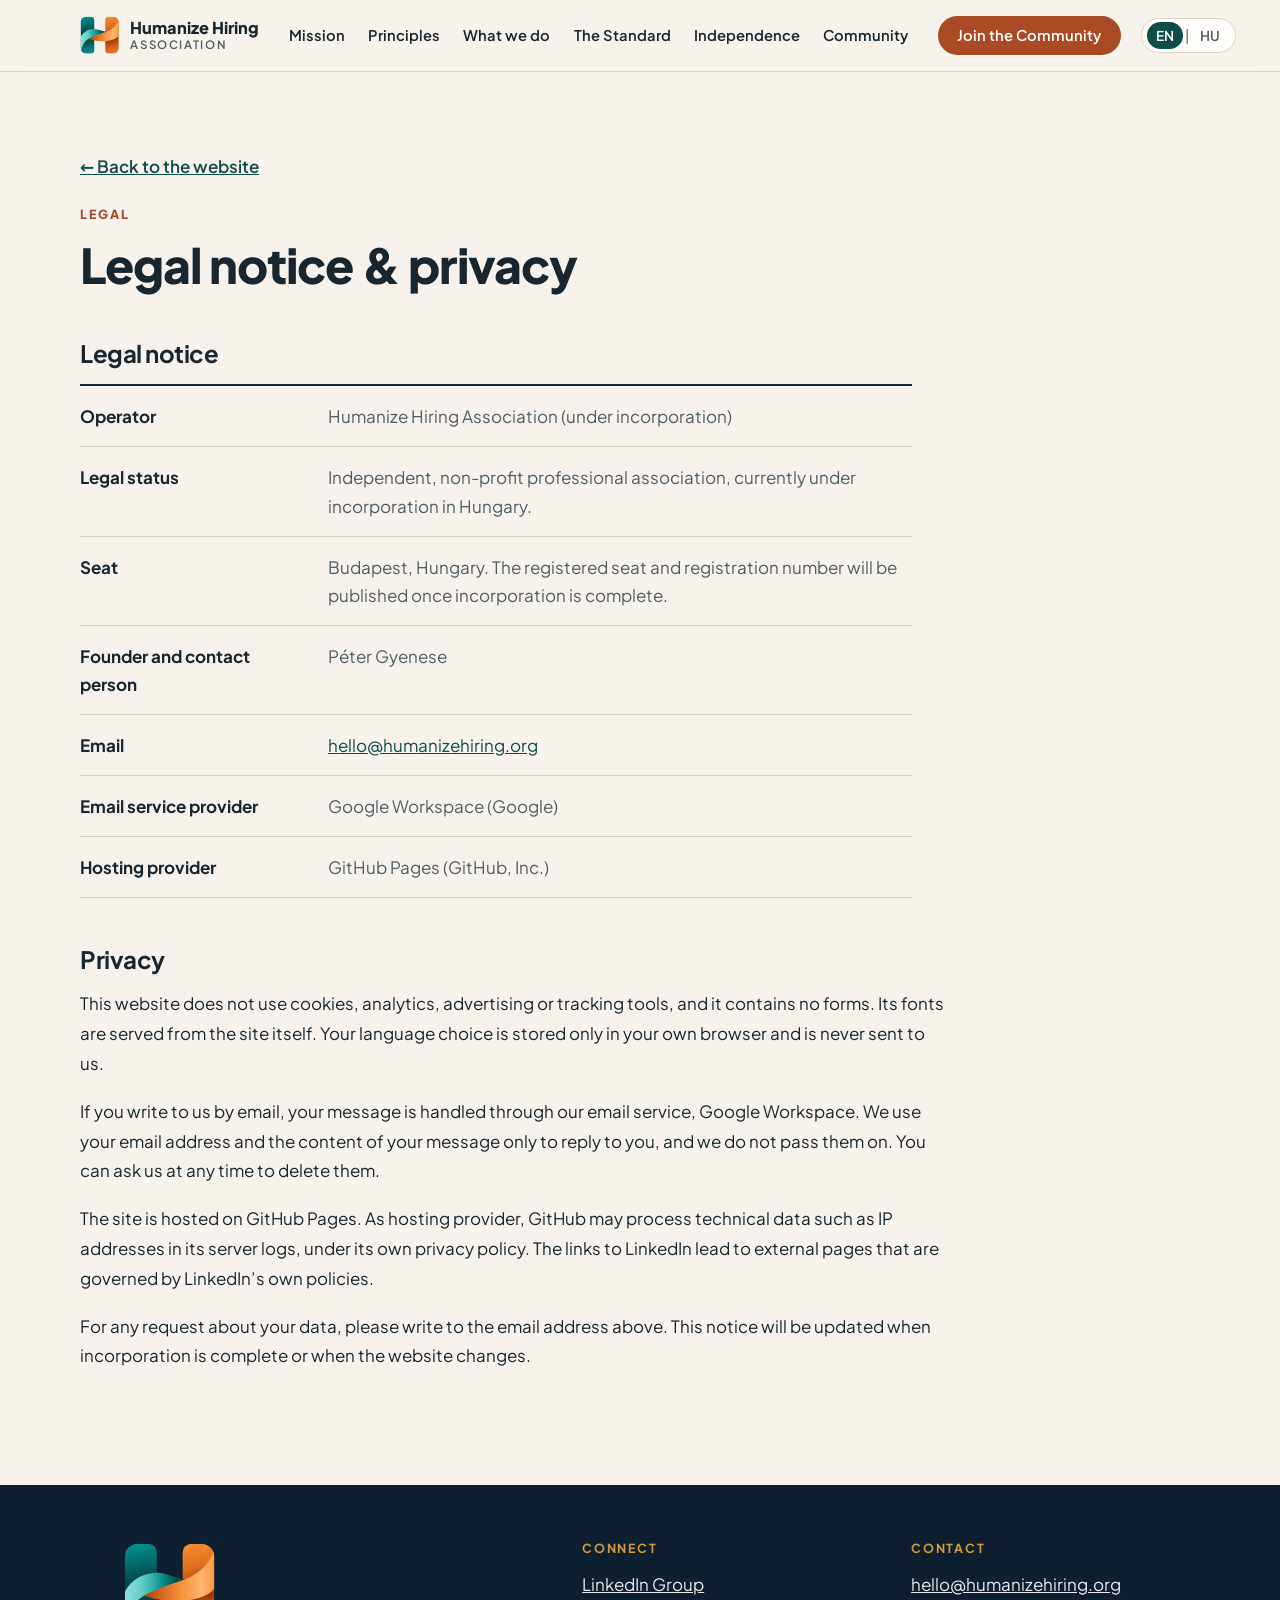
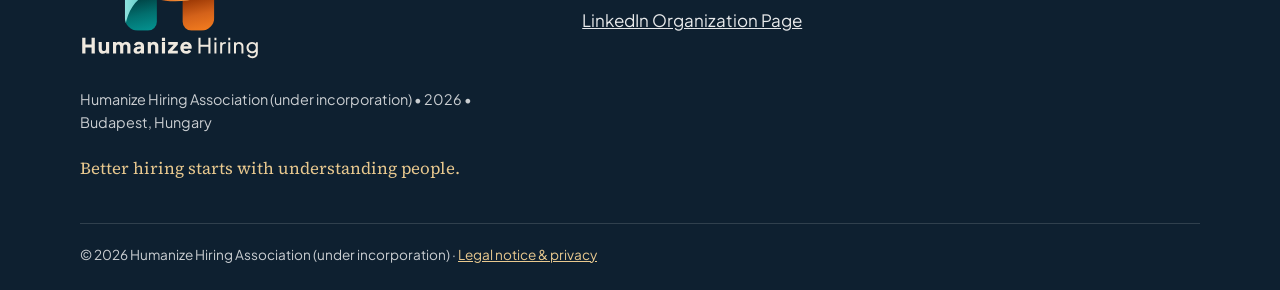
<file: legal.html>
<!DOCTYPE html>
<html lang="en">
<head>
  <meta charset="utf-8">
  <meta name="viewport" content="width=device-width, initial-scale=1">
  <title>Legal notice &amp; privacy — Humanize Hiring Association</title>
  <meta name="description" content="Humanize Hiring Association (under incorporation) is an independent, non-profit international initiative developing the People-First Hiring Certified standard for fair and transparent recruitment.">
  <meta name="theme-color" content="#F7F3EC">
  <link rel="icon" href="favicon.svg" type="image/svg+xml">

  <meta property="og:type" content="website">
  <meta property="og:site_name" content="Humanize Hiring Association">
  <meta property="og:title" content="Humanize Hiring Association — More human, fairer and more transparent hiring.">
  <meta property="og:description" content="The independent standard for fair and transparent recruitment. Non-profit initiative, under incorporation. Budapest, Hungary.">
  <meta property="og:locale" content="en_US">
  <meta property="og:locale:alternate" content="hu_HU">
  <meta name="twitter:card" content="summary">
  <meta name="twitter:title" content="Humanize Hiring Association — More human, fairer and more transparent hiring.">
  <meta name="twitter:description" content="The independent standard for fair and transparent recruitment. Non-profit initiative, under incorporation. Budapest, Hungary.">

  <link rel="stylesheet" href="styles.css">
  <script>document.documentElement.classList.add('js');</script>
</head>
<body data-title-key="legal.meta">

  <a class="skip-link" href="#main" data-i18n="a11y.skip">Skip to content</a>

  <header class="site-header" id="top">
    <div class="container header-inner">
      <a class="brand" href="index.html" aria-label="Humanize Hiring Association">
        <img class="brand-mark" src="assets/hha-mark.svg" alt="" width="40" height="39">
        <span class="brand-name">Humanize Hiring <span>Association</span></span>
      </a>

      <nav id="site-nav" class="site-nav" aria-label="Main navigation" data-i18n-attr="aria-label:nav.aria">
        <ul>
          <li><a href="index.html#mission" data-i18n="nav.mission">Mission</a></li><li><a href="index.html#principles" data-i18n="nav.principles">Principles</a></li><li><a href="index.html#what" data-i18n="nav.what">What we do</a></li><li><a href="index.html#standard" data-i18n="nav.standard">The Standard</a></li><li><a href="index.html#independence" data-i18n="nav.indep">Independence</a></li><li><a href="index.html#community" data-i18n="nav.community">Community</a></li>
        </ul>
        <a class="btn btn-accent btn-sm nav-cta" href="https://www.linkedin.com/groups/40628142/" target="_blank" rel="noopener noreferrer" data-i18n="nav.join">Join the Community</a>
      </nav>

      <div class="header-tools">
        <div class="lang-switch" role="group" aria-label="Language" data-i18n-attr="aria-label:lang.aria">
          <button type="button" data-lang="en" aria-pressed="true" lang="en">EN</button>
          <span aria-hidden="true">|</span>
          <button type="button" data-lang="hu" aria-pressed="false" lang="hu">HU</button>
        </div>
        <button class="menu-toggle" type="button" aria-expanded="false" aria-controls="site-nav" aria-label="Open menu" data-i18n-attr="aria-label:nav.open">
          <span class="bars" aria-hidden="true"></span>
        </button>
      </div>
    </div>
  </header>

  <main id="main">

    <section class="section legal">
      <div class="container">
        <p class="legal-back"><a href="index.html" data-i18n="legal.back">← Back to the website</a></p>
        <header class="section-head">
          <p class="eyebrow" data-i18n="legal.eyebrow">Legal</p>
          <h1 class="legal-h1" data-i18n="legal.title">Legal notice &amp; privacy</h1>
        </header>
        <h2 class="legal-h2" data-i18n="legal.h1">Legal notice</h2>
        <dl class="legal-dl">
          <div><dt data-i18n="legal.l.op">Operator</dt><dd data-i18n="legal.v.op">Humanize Hiring Association (under incorporation)</dd></div>
          <div><dt data-i18n="legal.l.form">Legal status</dt><dd data-i18n="legal.v.form">Independent, non-profit professional association, currently under incorporation in Hungary.</dd></div>
          <div><dt data-i18n="legal.l.seat">Seat</dt><dd data-i18n="legal.v.seat">Budapest, Hungary. The registered seat and registration number will be published once incorporation is complete.</dd></div>
          <div><dt data-i18n="legal.l.founder">Founder and contact person</dt><dd data-i18n="legal.v.founder">Péter Gyenese</dd></div>
          <div><dt data-i18n="legal.l.email">Email</dt><dd><a id="contact-link" href="mailto:hello@humanizehiring.org">hello@humanizehiring.org</a></dd></div>
          <div><dt data-i18n="legal.l.mail">Email service provider</dt><dd data-i18n="legal.v.mail">Google Workspace (Google)</dd></div>
          <div><dt data-i18n="legal.l.host">Hosting provider</dt><dd data-i18n="legal.v.host">GitHub Pages (GitHub, Inc.)</dd></div>
        </dl>
        <h2 class="legal-h2" data-i18n="legal.h2">Privacy</h2>
        <div class="prose prose-wide legal-prose">
          <p data-i18n="legal.p1">This website does not use cookies, analytics, advertising or tracking tools, and it contains no forms. Its fonts are served from the site itself. Your language choice is stored only in your own browser and is never sent to us.</p><p data-i18n="legal.p2">If you write to us by email, your message is handled through our email service, Google Workspace. We use your email address and the content of your message only to reply to you, and we do not pass them on. You can ask us at any time to delete them.</p><p data-i18n="legal.p3">The site is hosted on GitHub Pages. As hosting provider, GitHub may process technical data such as IP addresses in its server logs, under its own privacy policy. The links to LinkedIn lead to external pages that are governed by LinkedIn’s own policies.</p><p data-i18n="legal.p4">For any request about your data, please write to the email address above. This notice will be updated when incorporation is complete or when the website changes.</p>
        </div>
      </div>
    </section>
  </main>


  <footer class="site-footer">
    <div class="container footer-grid">
      <div class="footer-brand">
        <a class="footer-logo" href="index.html" aria-label="Humanize Hiring Association"><img src="assets/hha-logo-reversed.svg" alt="Humanize Hiring" width="180" height="119"></a>
        <p class="org-line" data-i18n="footer.org">Humanize Hiring Association (under incorporation) • 2026 • Budapest, Hungary</p>
        <p class="org-line slogan-line" data-i18n="footer.slogan">Better hiring starts with understanding people.</p>
      </div>
      <div>
        <h3 class="footer-h" data-i18n="footer.links">Connect</h3>
        <ul class="footer-links">
          <li><a href="https://www.linkedin.com/groups/40628142/" target="_blank" rel="noopener noreferrer" data-i18n="footer.group">LinkedIn Group</a></li>
          <li><a href="https://www.linkedin.com/company/145454016/" target="_blank" rel="noopener noreferrer" data-i18n="footer.page">LinkedIn Organization Page</a></li>
        </ul>
      </div>
      <div>
        <h3 class="footer-h" data-i18n="footer.contact">Contact</h3>
        <ul class="footer-links">
          <li><a id="contact-link" href="mailto:hello@humanizehiring.org">hello@humanizehiring.org</a></li>
        </ul>
      </div>
    </div>
    <div class="container footer-bottom">
      <p><span data-i18n="footer.copy">© 2026 Humanize Hiring Association (under incorporation)</span> · <a href="legal.html" data-i18n="legal.link">Legal notice &amp; privacy</a></p>
    </div>
  </footer>

  <script src="app.js" defer></script>
</body>
</html>
</file>
<file: styles.css>
/* Humanize Hiring Association — styles.css
   Tokens from the HHA design system: surface #f7f3ec, trust #0e4d4a, midnight #13283a, terracotta #a94a24, amber #d39b3c, ink #18262f.
   Fonts (self-hosted, SIL OFL): Plus Jakarta Sans + Source Serif 4. */

/* ---------- Fonts ---------- */
@font-face { font-family: "Plus Jakarta Sans"; font-style: normal; font-weight: 400; font-display: swap; src: url("fonts/plus-jakarta-sans-latin-ext-400-normal.woff2") format("woff2"); unicode-range: U+0100-02BA,U+02BD-02C5,U+02C7-02CC,U+02CE-02D7,U+02DD-02FF,U+0304,U+0308,U+0329,U+1D00-1DBF,U+1E00-1E9F,U+1EF2-1EFF,U+2020,U+20A0-20AB,U+20AD-20C0,U+2113,U+2C60-2C7F,U+A720-A7FF; }
@font-face { font-family: "Plus Jakarta Sans"; font-style: normal; font-weight: 400; font-display: swap; src: url("fonts/plus-jakarta-sans-latin-400-normal.woff2") format("woff2"); unicode-range: U+0000-00FF,U+0131,U+0152-0153,U+02BB-02BC,U+02C6,U+02DA,U+02DC,U+0304,U+0308,U+0329,U+2000-206F,U+20AC,U+2122,U+2191,U+2193,U+2212,U+2215,U+FEFF,U+FFFD; }
@font-face { font-family: "Plus Jakarta Sans"; font-style: normal; font-weight: 600; font-display: swap; src: url("fonts/plus-jakarta-sans-latin-ext-600-normal.woff2") format("woff2"); unicode-range: U+0100-02BA,U+02BD-02C5,U+02C7-02CC,U+02CE-02D7,U+02DD-02FF,U+0304,U+0308,U+0329,U+1D00-1DBF,U+1E00-1E9F,U+1EF2-1EFF,U+2020,U+20A0-20AB,U+20AD-20C0,U+2113,U+2C60-2C7F,U+A720-A7FF; }
@font-face { font-family: "Plus Jakarta Sans"; font-style: normal; font-weight: 600; font-display: swap; src: url("fonts/plus-jakarta-sans-latin-600-normal.woff2") format("woff2"); unicode-range: U+0000-00FF,U+0131,U+0152-0153,U+02BB-02BC,U+02C6,U+02DA,U+02DC,U+0304,U+0308,U+0329,U+2000-206F,U+20AC,U+2122,U+2191,U+2193,U+2212,U+2215,U+FEFF,U+FFFD; }
@font-face { font-family: "Plus Jakarta Sans"; font-style: normal; font-weight: 700; font-display: swap; src: url("fonts/plus-jakarta-sans-latin-ext-700-normal.woff2") format("woff2"); unicode-range: U+0100-02BA,U+02BD-02C5,U+02C7-02CC,U+02CE-02D7,U+02DD-02FF,U+0304,U+0308,U+0329,U+1D00-1DBF,U+1E00-1E9F,U+1EF2-1EFF,U+2020,U+20A0-20AB,U+20AD-20C0,U+2113,U+2C60-2C7F,U+A720-A7FF; }
@font-face { font-family: "Plus Jakarta Sans"; font-style: normal; font-weight: 700; font-display: swap; src: url("fonts/plus-jakarta-sans-latin-700-normal.woff2") format("woff2"); unicode-range: U+0000-00FF,U+0131,U+0152-0153,U+02BB-02BC,U+02C6,U+02DA,U+02DC,U+0304,U+0308,U+0329,U+2000-206F,U+20AC,U+2122,U+2191,U+2193,U+2212,U+2215,U+FEFF,U+FFFD; }
@font-face { font-family: "Plus Jakarta Sans"; font-style: normal; font-weight: 800; font-display: swap; src: url("fonts/plus-jakarta-sans-latin-ext-800-normal.woff2") format("woff2"); unicode-range: U+0100-02BA,U+02BD-02C5,U+02C7-02CC,U+02CE-02D7,U+02DD-02FF,U+0304,U+0308,U+0329,U+1D00-1DBF,U+1E00-1E9F,U+1EF2-1EFF,U+2020,U+20A0-20AB,U+20AD-20C0,U+2113,U+2C60-2C7F,U+A720-A7FF; }
@font-face { font-family: "Plus Jakarta Sans"; font-style: normal; font-weight: 800; font-display: swap; src: url("fonts/plus-jakarta-sans-latin-800-normal.woff2") format("woff2"); unicode-range: U+0000-00FF,U+0131,U+0152-0153,U+02BB-02BC,U+02C6,U+02DA,U+02DC,U+0304,U+0308,U+0329,U+2000-206F,U+20AC,U+2122,U+2191,U+2193,U+2212,U+2215,U+FEFF,U+FFFD; }
@font-face { font-family: "Source Serif 4"; font-style: normal; font-weight: 400; font-display: swap; src: url("fonts/source-serif-4-latin-ext-400-normal.woff2") format("woff2"); unicode-range: U+0100-02BA,U+02BD-02C5,U+02C7-02CC,U+02CE-02D7,U+02DD-02FF,U+0304,U+0308,U+0329,U+1D00-1DBF,U+1E00-1E9F,U+1EF2-1EFF,U+2020,U+20A0-20AB,U+20AD-20C0,U+2113,U+2C60-2C7F,U+A720-A7FF; }
@font-face { font-family: "Source Serif 4"; font-style: normal; font-weight: 400; font-display: swap; src: url("fonts/source-serif-4-latin-400-normal.woff2") format("woff2"); unicode-range: U+0000-00FF,U+0131,U+0152-0153,U+02BB-02BC,U+02C6,U+02DA,U+02DC,U+0304,U+0308,U+0329,U+2000-206F,U+20AC,U+2122,U+2191,U+2193,U+2212,U+2215,U+FEFF,U+FFFD; }
@font-face { font-family: "Source Serif 4"; font-style: normal; font-weight: 600; font-display: swap; src: url("fonts/source-serif-4-latin-ext-600-normal.woff2") format("woff2"); unicode-range: U+0100-02BA,U+02BD-02C5,U+02C7-02CC,U+02CE-02D7,U+02DD-02FF,U+0304,U+0308,U+0329,U+1D00-1DBF,U+1E00-1E9F,U+1EF2-1EFF,U+2020,U+20A0-20AB,U+20AD-20C0,U+2113,U+2C60-2C7F,U+A720-A7FF; }
@font-face { font-family: "Source Serif 4"; font-style: normal; font-weight: 600; font-display: swap; src: url("fonts/source-serif-4-latin-600-normal.woff2") format("woff2"); unicode-range: U+0000-00FF,U+0131,U+0152-0153,U+02BB-02BC,U+02C6,U+02DA,U+02DC,U+0304,U+0308,U+0329,U+2000-206F,U+20AC,U+2122,U+2191,U+2193,U+2212,U+2215,U+FEFF,U+FFFD; }


:root {
  --petrol: #0E4D4A;          /* trust */
  --petrol-deep: #13283A;     /* midnight */
  --terracotta: #A94A24;
  --amber: #D39B3C;
  --terracotta-text: #A94A24;
  --terracotta-dark: #8F3D1C;
  --slate: #18262F;           /* ink */
  --paper: #F7F3EC;           /* surface */
  --white: #FFFDF9;           /* surface-raised */
  --sand: #EEE7DA;            /* surface-sunken */
  --ink: #18262F;
  --muted: #4F5D66;
  --line: #DDD3C3;
  --radius: 16px;
  --shadow: 0 1px 2px rgba(24,38,47,.06), 0 8px 24px rgba(24,38,47,.06);
  --font-sans: "Plus Jakarta Sans", ui-sans-serif, system-ui, -apple-system, "Segoe UI", sans-serif;
  --font-serif: "Source Serif 4", "Source Serif Pro", Georgia, "Times New Roman", serif;
  --header-h: 72px;
}

*, *::before, *::after { box-sizing: border-box; }
html { scroll-behavior: smooth; scroll-padding-top: calc(var(--header-h) + 12px); -webkit-text-size-adjust: 100%; }
body { margin: 0; font-family: var(--font-sans); font-size: 1.0625rem; line-height: 1.65; color: var(--ink); background: var(--paper); }
img, svg { max-width: 100%; display: block; }
a { color: var(--petrol); }
h1, h2, h3 { font-family: var(--font-sans); font-weight: 800; line-height: 1.15; margin: 0 0 .5em; letter-spacing: -.02em; color: var(--slate); }
h2 { font-weight: 700; }
h3 { font-weight: 700; letter-spacing: -.01em; }
p { margin: 0 0 1em; }
ul, ol { margin: 0; padding: 0; }

:focus-visible { outline: 3px solid var(--amber); outline-offset: 3px; border-radius: 4px; }

.container { width: min(1120px, 100% - 2.5rem); margin-inline: auto; }

.skip-link { position: absolute; left: -999px; top: 8px; background: var(--white); color: var(--slate); padding: .6rem 1rem; border-radius: 8px; z-index: 200; }
.skip-link:focus { left: 8px; }

/* ---------- Buttons ---------- */
.btn { display: inline-flex; align-items: center; justify-content: center; gap: .5rem; padding: .85rem 1.5rem; border-radius: 999px; font: 600 1rem/1.2 var(--font-sans); text-decoration: none; border: 2px solid transparent; cursor: pointer; transition: transform .15s ease, background-color .15s ease, border-color .15s ease, color .15s ease; }
.btn:hover { transform: translateY(-1px); }
.btn-sm { padding: .55rem 1.1rem; font-size: .92rem; white-space: nowrap; }
.btn-accent { background: var(--terracotta); color: #fff; }
.btn-accent:hover { background: var(--terracotta-dark); }
.btn-ghost { color: var(--white); border-color: rgba(255,255,255,.55); background: transparent; }
.btn-ghost:hover { background: rgba(255,255,255,.1); border-color: var(--white); }
.btn-primary { background: var(--petrol); color: var(--white); }
.btn-outline { color: var(--petrol); border-color: var(--petrol); background: transparent; }
.btn-outline:hover { background: var(--petrol); color: var(--white); }
.btn-primary:hover { background: var(--petrol-deep); }

/* ---------- Header ---------- */
.site-header { position: sticky; top: 0; z-index: 100; height: var(--header-h); background: rgba(247,243,236,.92); backdrop-filter: saturate(1.4) blur(10px); -webkit-backdrop-filter: saturate(1.4) blur(10px); border-bottom: 1px solid var(--line); transition: box-shadow .2s ease; }
.site-header.scrolled { box-shadow: 0 4px 20px rgba(24,38,47,.08); }
.header-inner { height: 100%; display: flex; align-items: center; gap: 1.25rem; }
.brand { display: inline-flex; align-items: center; gap: .65rem; text-decoration: none; color: var(--slate); font-weight: 700; flex-shrink: 0; }
.brand-mark { width: 40px; height: auto; }
.brand-name { font-family: var(--font-sans); font-weight: 800; font-size: 1.02rem; line-height: 1.1; }
.brand-name span { display: block; font-family: var(--font-sans); font-size: .72rem; letter-spacing: .14em; text-transform: uppercase; font-weight: 600; color: var(--muted); margin-top: 2px; }
.brand-light { color: var(--white); }
.brand-light .brand-name span { color: rgba(255,255,255,.7); }

.site-nav { display: flex; align-items: center; gap: 1.25rem; margin-left: auto; }
.site-nav ul { list-style: none; display: flex; gap: .25rem; }
.site-nav li a { display: block; padding: .5rem .6rem; border-radius: 8px; text-decoration: none; color: var(--ink); font-weight: 600; font-size: .92rem; white-space: nowrap; }
.site-nav li a:hover, .site-nav li a.active { background: rgba(14,77,74,.08); color: var(--petrol); }

.header-tools { display: flex; align-items: center; gap: .75rem; }
.lang-switch { display: inline-flex; align-items: center; gap: .15rem; font-size: .9rem; color: var(--muted); border: 1px solid var(--line); border-radius: 999px; padding: .2rem .35rem; background: var(--white); }
.lang-switch button { font: 600 .85rem var(--font-sans); background: none; border: 0; padding: .3rem .55rem; border-radius: 999px; cursor: pointer; color: var(--muted); }
.lang-switch button[aria-pressed="true"] { background: var(--petrol); color: var(--white); }

.menu-toggle { display: none; width: 44px; height: 44px; border: 1px solid var(--line); border-radius: 12px; background: var(--white); cursor: pointer; align-items: center; justify-content: center; }
.menu-toggle .bars, .menu-toggle .bars::before, .menu-toggle .bars::after { display: block; width: 20px; height: 2px; background: var(--slate); border-radius: 2px; position: relative; transition: transform .2s ease, background-color .2s ease; }
.menu-toggle .bars::before, .menu-toggle .bars::after { content: ""; position: absolute; left: 0; }
.menu-toggle .bars::before { top: -6px; }
.menu-toggle .bars::after { top: 6px; }
.menu-toggle[aria-expanded="true"] .bars { background: transparent; }
.menu-toggle[aria-expanded="true"] .bars::before { transform: translateY(6px) rotate(45deg); }
.menu-toggle[aria-expanded="true"] .bars::after { transform: translateY(-6px) rotate(-45deg); }

/* ---------- Hero (centred, framed by two stems) ---------- */
.hero { position: relative; overflow: hidden; background: var(--paper); text-align: center; padding: clamp(3.5rem, 7vw, 5.5rem) 0 0; }
.stem { position: absolute; top: 2.5rem; bottom: 2rem; width: clamp(56px, 9vw, 128px); border-radius: 999px; pointer-events: none; opacity: .17; }
.stem-l { left: max(1rem, calc((100% - 1120px) / 2 - 40px)); background: linear-gradient(180deg, #039592, #004345); }
.stem-r { right: max(1rem, calc((100% - 1120px) / 2 - 40px)); background: linear-gradient(180deg, #f78d30, #9e3a06); }
.hero-inner { position: relative; max-width: 760px; padding-bottom: clamp(2.5rem, 5vw, 4rem); }
.hero-mark { width: 84px; height: auto; margin: 0 auto 1.25rem; }
.badge { display: inline-flex; align-items: center; gap: .6rem; padding: .4rem .95rem; border-radius: 999px; background: var(--white); border: 1px solid var(--line); font-size: .82rem; font-weight: 700; letter-spacing: .04em; color: var(--petrol); margin-bottom: 1.5rem; }
.badge .dot { width: 8px; height: 8px; border-radius: 50%; background: var(--terracotta); box-shadow: 0 0 0 4px rgba(169,74,36,.18); }
.hero h1 { font-size: clamp(2.7rem, 7.5vw, 5rem); margin-bottom: .3em; color: var(--slate); }
.hero-sub { font-family: var(--font-serif); font-size: clamp(1.15rem, 2.4vw, 1.5rem); color: var(--petrol); margin-bottom: 1.1rem; }
.hero-intro { color: var(--muted); max-width: 60ch; margin-inline: auto; font-size: 1.08rem; }
.cta-row { display: flex; flex-wrap: wrap; justify-content: center; gap: .85rem; margin-top: 2rem; }

/* ---------- Sections ---------- */
.section { padding: clamp(3.5rem, 8vw, 6rem) 0; }
.section-alt { background: var(--sand); }
.section-dark { background: linear-gradient(170deg, #0E2030, #13283A); color: rgba(255,255,255,.88); }
.section-dark h2, .section-dark h3 { color: #F7F3EC; }
.section-head { max-width: 760px; margin-bottom: 2.75rem; }
.section-head.center { margin-inline: auto; text-align: center; }
.eyebrow { font-size: .78rem; font-weight: 800; letter-spacing: .16em; text-transform: uppercase; color: var(--terracotta-text); margin-bottom: .75rem; }
.section-dark .eyebrow { color: var(--amber); }
.section h2 { font-size: clamp(1.9rem, 4.2vw, 2.9rem); }
.lead { font-family: var(--font-serif); font-size: 1.2rem; line-height: 1.6; color: var(--muted); }
.section-dark .lead { color: rgba(255,255,255,.8); }

/* ---------- Bridge (common ground) ---------- */
.bridge { background: var(--petrol); color: #fff; padding: clamp(3rem, 7vw, 5rem) 0; text-align: center; }
.bridge .container { max-width: 880px; }
.bridge-label { font-family: var(--font-sans); font-size: .8rem; font-weight: 800; letter-spacing: .16em; text-transform: uppercase; color: #E9C98F; margin-bottom: 1rem; }
.bridge-text { font-family: var(--font-serif); font-size: clamp(1.35rem, 3vw, 2rem); line-height: 1.4; margin: 0; color: #F7F3EC; }
.bridge-text.sm { font-size: clamp(1.1rem, 2vw, 1.3rem); max-width: 56ch; margin: 0 auto 1rem; color: rgba(247,243,236,.92); }
.bridge-big { font-family: var(--font-sans); font-weight: 800; font-size: clamp(2rem, 5vw, 3.4rem); line-height: 1.08; letter-spacing: -.02em; color: #F7F3EC; margin: 0 0 1.5rem; }

/* ---------- Principles: sticky heading + editorial list ---------- */
.principles-grid { display: grid; grid-template-columns: 5fr 7fr; gap: clamp(2rem, 6vw, 5rem); align-items: start; }
.principles-head { position: sticky; top: calc(var(--header-h) + 2rem); }
.p-list { list-style: none; border-bottom: 1px solid var(--line-strong, #8C7F6D); }
.p-item { display: grid; grid-template-columns: 4.5rem 1fr; gap: 1rem; padding: 1.9rem 0; border-top: 1px solid #8C7F6D; }
.p-num { font-family: var(--font-sans); font-weight: 800; font-size: 3rem; line-height: 1; color: var(--terracotta); }
.p-item h3 { font-size: 1.4rem; margin-bottom: .35em; }
.p-item p { margin: 0; color: var(--muted); }

/* ---------- Standard: seal, stepper, interest bar ---------- */


.interest { display: flex; align-items: center; justify-content: space-between; gap: 2rem; padding: clamp(1.5rem, 4vw, 2.25rem); border: 1px solid rgba(255,255,255,.2); border-radius: 20px; background: rgba(255,255,255,.05); }
.interest h3 { font-size: 1.5rem; }
.interest p { margin: 0; color: rgba(255,255,255,.8); max-width: 62ch; }
.interest-actions { display: flex; flex-direction: column; gap: .7rem; flex-shrink: 0; }

/* ---------- Community: channel rows + guidelines ---------- */
.channels { border-top: 2px solid var(--slate); }
.channel-row { display: grid; grid-template-columns: minmax(0, 1fr) minmax(0, 1.3fr) 20.5rem; gap: 2rem; align-items: center; padding: 2rem 0; border-bottom: 1px solid var(--line); }
.channel-row .btn { white-space: nowrap; width: 100%; justify-content: center; text-align: center; }
.channel-row h3 { font-size: 1.35rem; margin-bottom: .1em; }
.channel-name { font-weight: 700; color: var(--terracotta-text); margin: 0; }
.channel-row > p:not(.channel-name) { margin: 0; color: var(--muted); }


/* ---------- Footer ---------- */
.site-footer { background: #0E2030; color: rgba(255,255,255,.78); padding: 3.5rem 0 1.5rem; }
.footer-grid { display: grid; grid-template-columns: 1.6fr 1fr 1fr; gap: 2.5rem; }
.footer-logo { display: inline-block; }
.footer-logo img { width: 180px; height: auto; }
.org-line { font-size: .9rem; margin: 1.25rem 0 0; }
.footer-h { font-family: var(--font-sans); font-size: .78rem; letter-spacing: .14em; text-transform: uppercase; color: var(--amber); margin-bottom: .9rem; }
.footer-links { list-style: none; display: grid; gap: .5rem; }
.footer-links a { color: rgba(255,255,255,.9); }
.footer-links a:hover { color: #fff; }
.footer-bottom { margin-top: 2.5rem; padding-top: 1.25rem; border-top: 1px solid rgba(255,255,255,.14); font-size: .85rem; }
.footer-bottom p { margin: 0; }

/* ---------- Scroll reveal (only when JS is on) ---------- */
.js .reveal { opacity: 0; transform: translateY(18px); transition: opacity .6s ease, transform .6s ease; }
.js .reveal.in { opacity: 1; transform: none; }

@media (prefers-reduced-motion: reduce) {
  html { scroll-behavior: auto; }
  .js .reveal { opacity: 1; transform: none; transition: none; }
  .btn { transition: none; }
}

/* ---------- Prose ---------- */
.prose p { margin: 0 0 1.15rem; font-size: 1.06rem; line-height: 1.75; max-width: 66ch; }
.prose p:first-child { font-family: var(--font-serif); font-size: 1.3rem; line-height: 1.6; color: var(--slate); }
.prose p.emph { font-family: var(--font-serif); font-size: 1.45rem; line-height: 1.45; color: var(--petrol); font-weight: 600; }

/* ---------- 1. Big picture ---------- */

/* ---------- 2-3. Mission & vision ---------- */
.vm { display: grid; grid-template-columns: 1fr 1fr; gap: clamp(2rem, 5vw, 4rem); }
.vm-item { padding-top: 1.75rem; border-top: 6px solid var(--petrol); }
.vm-item.vision { border-top-color: var(--terracotta); }
.vm-item h2 { font-size: clamp(1.9rem, 3.8vw, 2.6rem); }
.vm-item p { margin: 0; font-family: var(--font-serif); font-size: 1.27rem; line-height: 1.6; color: var(--slate); }

/* ---------- 4. Why now ---------- */
.why-grid { display: grid; grid-template-columns: 1fr 1fr; gap: 3rem clamp(2rem, 5vw, 4rem); }
.why-item { padding-top: 1.4rem; border-top: 2px solid var(--slate); }
.why-num { display: block; font-family: var(--font-sans); font-weight: 800; font-size: 4.2rem; line-height: 1; color: var(--terracotta); margin-bottom: .6rem; }
.why-item h3 { font-size: 1.4rem; }
.why-item p { margin: 0; color: var(--muted); }

/* ---------- 5. Principles extras ---------- */
.p-item p { margin: 0 0 .7rem; }
.p-item p:last-child { margin-bottom: 0; }
.p-item .p-closing { font-family: var(--font-serif); font-size: 1.1rem; color: var(--slate); font-weight: 600; }

/* ---------- 6. Process ---------- */
.section-head .lead + .lead { margin-top: -.4rem; }
.stages { list-style: none; display: grid; grid-template-columns: repeat(4, 1fr); gap: 1.25rem; margin-top: .5rem; }
.stage-head { margin: 0 0 1.1rem; padding: 1rem 2rem 1rem 1.25rem; color: #fff !important; font-size: 1.02rem; line-height: 1.25; clip-path: polygon(0 0, calc(100% - 22px) 0, 100% 50%, calc(100% - 22px) 100%, 0 100%); min-height: 4.1rem; display: flex; align-items: center; }
.stage-1 .stage-head { background: #0E4D4A; }
.stage-2 .stage-head { background: #2F4D86; }
.stage-3 .stage-head { background: #7A5200; }
.stage-4 .stage-head { background: #A94A24; }
.checks { list-style: none; display: grid; gap: .85rem; padding-right: .5rem; }
.checks li { position: relative; padding-left: 1.7rem; font-size: .98rem; }
.checks li::before { content: "\2713"; position: absolute; left: 0; top: 0; font-weight: 800; color: var(--petrol); }
.callout { margin: 2.75rem auto 0; max-width: 70ch; padding: 1.5rem 2rem; background: var(--white); border-left: 5px solid var(--terracotta); border-radius: 0 12px 12px 0; box-shadow: var(--shadow); font-family: var(--font-serif); font-size: 1.18rem; line-height: 1.6; color: var(--slate); }

/* ---------- 7. What we do ---------- */
.doing { display: grid; grid-template-columns: repeat(4, 1fr); }
.doing-item { position: relative; padding: 1.75rem 1.5rem 0; border-left: 1px solid #8C7F6D; }
.doing-item:first-child { border-left: 0; padding-left: 0; }
.doing-item::before { content: ""; position: absolute; top: 0; left: 1.5rem; width: 3.5rem; height: 6px; border-radius: 6px; background: var(--c, var(--petrol)); }
.doing-item:first-child::before { left: 0; }
.doing-1 { --c: #0E4D4A; } .doing-2 { --c: #2F4D86; } .doing-3 { --c: #D39B3C; } .doing-4 { --c: #A94A24; }
.doing-item h3 { font-size: 1.25rem; }
.doing-item p { color: var(--muted); font-size: 1rem; margin: 0 0 .8rem; }

/* ---------- 8. Standard ---------- */
.std-paras { display: grid; grid-template-columns: repeat(3, 1fr); gap: 2rem; margin-top: clamp(2.5rem, 5vw, 3.5rem); }
.std-paras p { margin: 0; padding-left: 1.1rem; border-left: 3px solid var(--amber); color: rgba(255,255,255,.9); }
.offer-title { margin: clamp(2.5rem, 5vw, 3.5rem) 0 0; font-size: 1.5rem; text-align: center; }
.note-block { margin: 0 0 2rem; padding: 1.75rem 2rem; background: rgba(255,255,255,.06); border: 1px solid rgba(255,255,255,.18); border-radius: 16px; }
.note-block p { margin: 0 0 .8rem; color: rgba(255,255,255,.88); }
.note-block p:first-child { font-family: var(--font-serif); font-size: 1.3rem; color: #fff; }
.note-block p:last-child { margin-bottom: 0; }

/* ---------- 9-11. Independence ---------- */
.closing-line { margin: 3rem 0 0; padding-top: 1.75rem; border-top: 2px solid var(--slate); font-family: var(--font-serif); font-size: clamp(1.3rem, 2.6vw, 1.8rem); line-height: 1.4; max-width: 62ch; color: var(--slate); }
.split { display: grid; grid-template-columns: 4fr 8fr; gap: clamp(2rem, 5vw, 4rem); align-items: start; }
.split h2 { font-size: clamp(1.9rem, 4vw, 2.7rem); }
.not-lead { text-align: center; font-size: clamp(1.4rem, 3vw, 1.9rem); margin-bottom: 0; }
.not-grid { list-style: none; display: grid; grid-template-columns: repeat(3, 1fr); gap: 1rem; margin: 1.75rem 0 3rem; }
.not-grid li { display: flex; align-items: center; gap: .85rem; background: var(--white); border: 1px solid var(--line); border-radius: 12px; padding: 1rem 1.2rem; font-weight: 600; }
.not-grid li::before { content: "\2715"; flex-shrink: 0; width: 1.8rem; height: 1.8rem; border-radius: 50%; display: grid; place-items: center; background: rgba(169,74,36,.12); color: var(--terracotta); font-weight: 800; font-size: .85rem; }
.pos-text { max-width: 64ch; margin: 0 auto; text-align: center; }
.pos-text p { margin: 0 0 1rem; }
.pos-text p:first-child { font-family: var(--font-serif); font-size: 1.35rem; line-height: 1.55; color: var(--slate); }
.pos-text p.emph { font-weight: 800; color: var(--petrol); font-size: 1.15rem; }

/* ---------- 12. Central message ---------- */
.closing { background: var(--sand); text-align: center; padding: clamp(3.5rem, 8vw, 6rem) 0; }
.closing img { width: 64px; height: auto; margin: 0 auto 1.25rem; }
.closing .kicker { font-family: var(--font-sans); font-size: .8rem; font-weight: 800; letter-spacing: .16em; text-transform: uppercase; color: var(--terracotta-text); margin: 0 0 1rem; }
.closing .closing-big { font-family: var(--font-sans); font-weight: 800; font-size: clamp(2rem, 5vw, 3.6rem); line-height: 1.1; letter-spacing: -.02em; max-width: 20ch; margin: 0 auto 1.75rem; color: var(--slate); }
.closing .txt { font-family: var(--font-serif); font-size: 1.2rem; line-height: 1.6; color: var(--muted); max-width: 58ch; margin: 0 auto 1rem; }
.closing .closing-final { font-family: var(--font-sans); font-weight: 800; font-size: 1.15rem; color: var(--petrol); margin: 2rem 0 0; }
.slogan-line { font-family: var(--font-serif); color: #E9C98F; font-size: 1.05rem; }

/* ---------- Responsive ---------- */
@media (max-width: 1100px) {
  .menu-toggle { display: inline-flex; }
  .header-tools { margin-left: auto; }
  .site-nav { position: absolute; left: 0; right: 0; top: var(--header-h); margin: 0; flex-direction: column; align-items: stretch; gap: 1rem; padding: 1rem 1.25rem 1.5rem; background: var(--paper); border-bottom: 1px solid var(--line); box-shadow: 0 16px 30px rgba(24,38,47,.12); display: none; }
  .site-nav.open { display: flex; }
  .site-nav ul { flex-direction: column; }
  .site-nav li a { padding: .75rem .5rem; font-size: 1.05rem; }
  .nav-cta { align-self: stretch; }
}

@media (max-width: 1020px) {
  .principles-grid, .indep-grid, .split { grid-template-columns: 1fr; }
  .principles-head { position: static; }
  .channel-row { grid-template-columns: 1fr; gap: 1rem; }
  .channel-row .btn { justify-self: start; width: auto; white-space: normal; }
  .interest { flex-direction: column; align-items: flex-start; }
  .interest-actions { flex-direction: row; flex-wrap: wrap; }
  .stages { grid-template-columns: 1fr 1fr; gap: 2rem 1.25rem; }
  .doing { grid-template-columns: 1fr 1fr; row-gap: 2.5rem; }
  .doing-item:nth-child(odd) { border-left: 0; padding-left: 0; }
  .doing-item:nth-child(odd)::before { left: 0; }
  .std-paras { grid-template-columns: 1fr; }
  .not-grid { grid-template-columns: 1fr 1fr; }
}

@media (max-width: 860px) {
  .vm, .why-grid { grid-template-columns: 1fr; }
  .footer-grid { grid-template-columns: 1fr; gap: 2rem; }
  .stem { opacity: .1; }
}

@media (max-width: 600px) {
  body { font-size: 1rem; }
  .brand-name { font-size: .95rem; }
  .brand-name span { font-size: .65rem; }
  .cta-row .btn, .interest-actions .btn { width: 100%; }
  .p-item { grid-template-columns: 3rem 1fr; }
  .p-num { font-size: 2.2rem; }
  .stages { grid-template-columns: 1fr; }
  .stage-head { clip-path: none; border-radius: 10px; min-height: 0; }
  .doing { grid-template-columns: 1fr; }
  .doing-item, .doing-item:nth-child(odd) { border-left: 0; padding-left: 0; }
  .doing-item::before { left: 0 !important; }
  .not-grid { grid-template-columns: 1fr; }
}

/* status pill ("Under incorporation" / "Bejegyzés alatt") */
.status-pill { display: inline-block; margin-left: .6rem; padding: .25rem .8rem; border-radius: 999px; background: rgba(169,74,36,.12); color: var(--terracotta-text); font-weight: 800; font-size: .74rem; letter-spacing: .05em; text-transform: uppercase; vertical-align: middle; }

/* ---------- v4 additions ---------- */
.prose-wide p { max-width: 72ch; }
.lead-in { font-weight: 400; margin-top: 1.2rem !important; margin-bottom: .8rem !important; }
.prose p.lead-in:first-child { font-family: inherit; }
ul.bullets { list-style: none; display: grid; gap: .7rem; margin: 0 0 1rem; padding: 0; max-width: 72ch; }
ul.bullets li { position: relative; padding-left: 1.5rem; font-size: 1.06rem; line-height: 1.65; }
ul.bullets li::before { content: ""; position: absolute; left: .2rem; top: .72em; width: 7px; height: 7px; border-radius: 50%; background: var(--terracotta); }

.std-top { max-width: 52rem; }
.std-top h2 { font-size: clamp(2rem, 4.5vw, 3.1rem); }
.seal-tag { display: inline-block; margin: 0 0 1.1rem; padding: .3rem .85rem; border-radius: 999px; border: 1px solid rgba(211,155,60,.6); color: #E9C98F; font-size: .74rem; font-weight: 800; letter-spacing: .08em; text-transform: uppercase; }

.offer-grid { list-style: none; display: grid; grid-template-columns: repeat(3, 1fr); gap: 1.25rem; margin: 1.75rem 0 clamp(2.5rem, 6vw, 3.5rem); padding: 0; }
.offer-grid li { background: rgba(255,255,255,.07); border: 1px solid rgba(255,255,255,.16); border-top: 3px solid var(--amber); border-radius: 14px; padding: 1.6rem 1.5rem; }
.offer-grid h3 { font-size: 1.15rem; margin: 0 0 .5rem; color: #fff; }
.offer-grid p { margin: 0; color: rgba(255,255,255,.8); font-size: .98rem; }
.offer-title { text-align: left; }

.indep-grid { display: grid; grid-template-columns: 5fr 7fr; gap: clamp(2rem, 5vw, 4rem); align-items: start; }
.guard { list-style: none; margin: 0; padding: 0; display: grid; gap: 0; counter-reset: g; }
.guard li { counter-increment: g; position: relative; padding: 1.25rem 0 1.25rem 3.4rem; border-top: 1px solid var(--line); }
.guard li:last-child { border-bottom: 1px solid var(--line); }
.guard li::before { content: counter(g); position: absolute; left: 0; top: 1.2rem; width: 2.2rem; height: 2.2rem; border-radius: 50%; background: var(--petrol); color: #fff; font-weight: 800; font-size: .95rem; display: grid; place-items: center; }
.guard strong { display: block; color: var(--slate); margin-bottom: .25rem; font-size: 1.05rem; }
.guard span { color: var(--muted); font-size: 1rem; line-height: 1.65; }

@media (max-width: 1020px) { .indep-grid { grid-template-columns: 1fr; } }
@media (max-width: 860px) { .offer-grid { grid-template-columns: 1fr; } }

.gov-note { max-width: 62rem; margin: clamp(2rem, 5vw, 3rem) 0 0; padding-top: 1.5rem; border-top: 3px solid var(--amber); }
.gov-note p { margin: 0 0 .8rem; max-width: 70ch; }
.gov-note p.emph { font-family: var(--font-serif); font-size: 1.35rem; line-height: 1.45; color: var(--petrol); font-weight: 600; }
.prose-wide p.emph { margin-top: 1.4rem; }

/* ---------- legal page ---------- */
.legal { padding-top: clamp(3rem, 7vw, 5rem); }
.legal-back { margin: 0 0 1.5rem; font-weight: 600; }
.legal-h1 { font-size: clamp(2rem, 4.5vw, 3rem); }
.legal-h2 { font-size: 1.5rem; margin: clamp(2rem, 5vw, 3rem) 0 1rem; }
.legal-dl { max-width: 52rem; border-top: 2px solid var(--slate); }
.legal-dl > div { display: grid; grid-template-columns: 14rem 1fr; gap: 1.5rem; padding: 1rem 0; border-bottom: 1px solid var(--line); }
.legal-dl dt { font-weight: 700; color: var(--slate); }
.legal-dl dd { margin: 0; color: var(--muted); }
.legal-prose p:first-child { font-family: inherit; font-size: 1.06rem; color: inherit; line-height: 1.75; }
@media (max-width: 600px) { .legal-dl > div { grid-template-columns: 1fr; gap: .2rem; } }
h2.legal-h2 { font-size: 1.5rem; }
.footer-bottom a { color: #E9C98F; text-decoration: underline; }

/* ---------- 404 ---------- */
.nf { padding: clamp(4rem, 12vw, 8rem) 0; text-align: center; }
.nf-inner { display: flex; flex-direction: column; align-items: center; gap: 1rem; }
.nf-text { max-width: 36rem; margin: 0 0 1rem; color: var(--muted); font-size: 1.1rem; }
.nf .cta-row { justify-content: center; }
</file>
